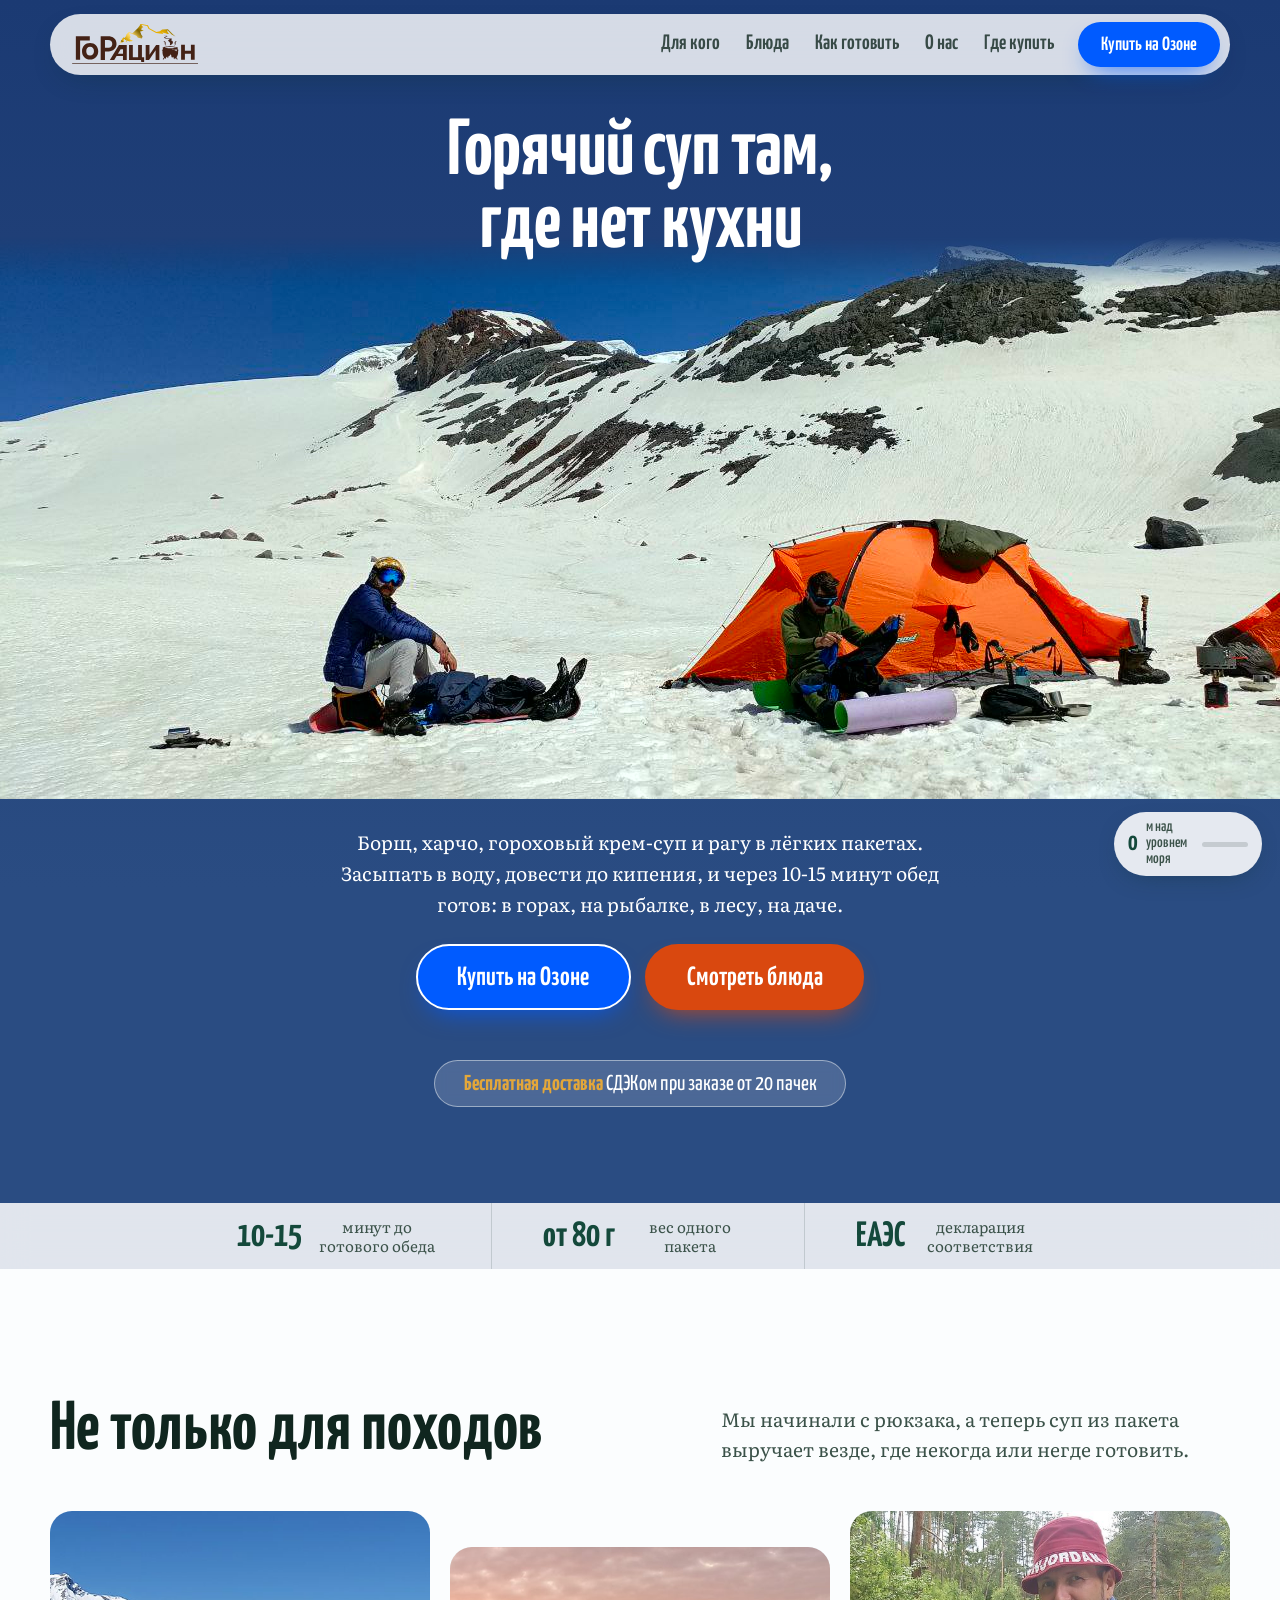
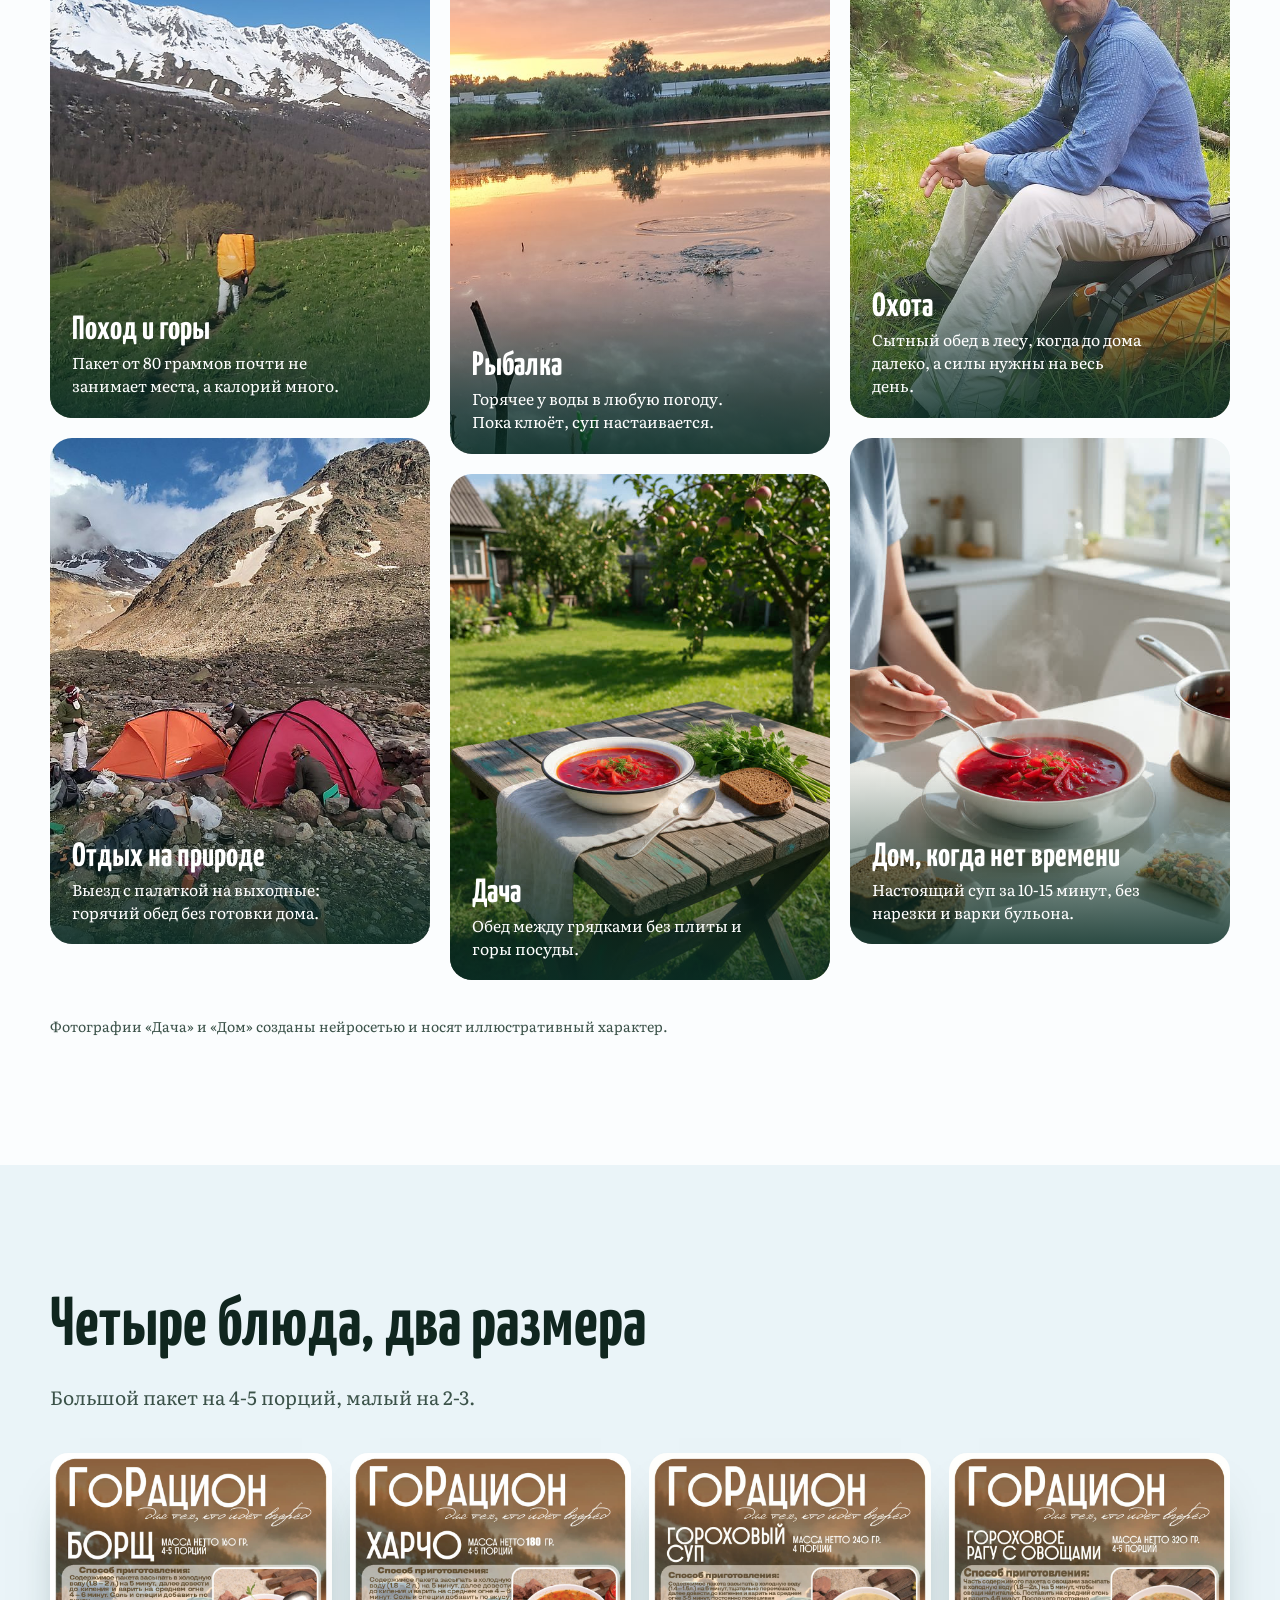
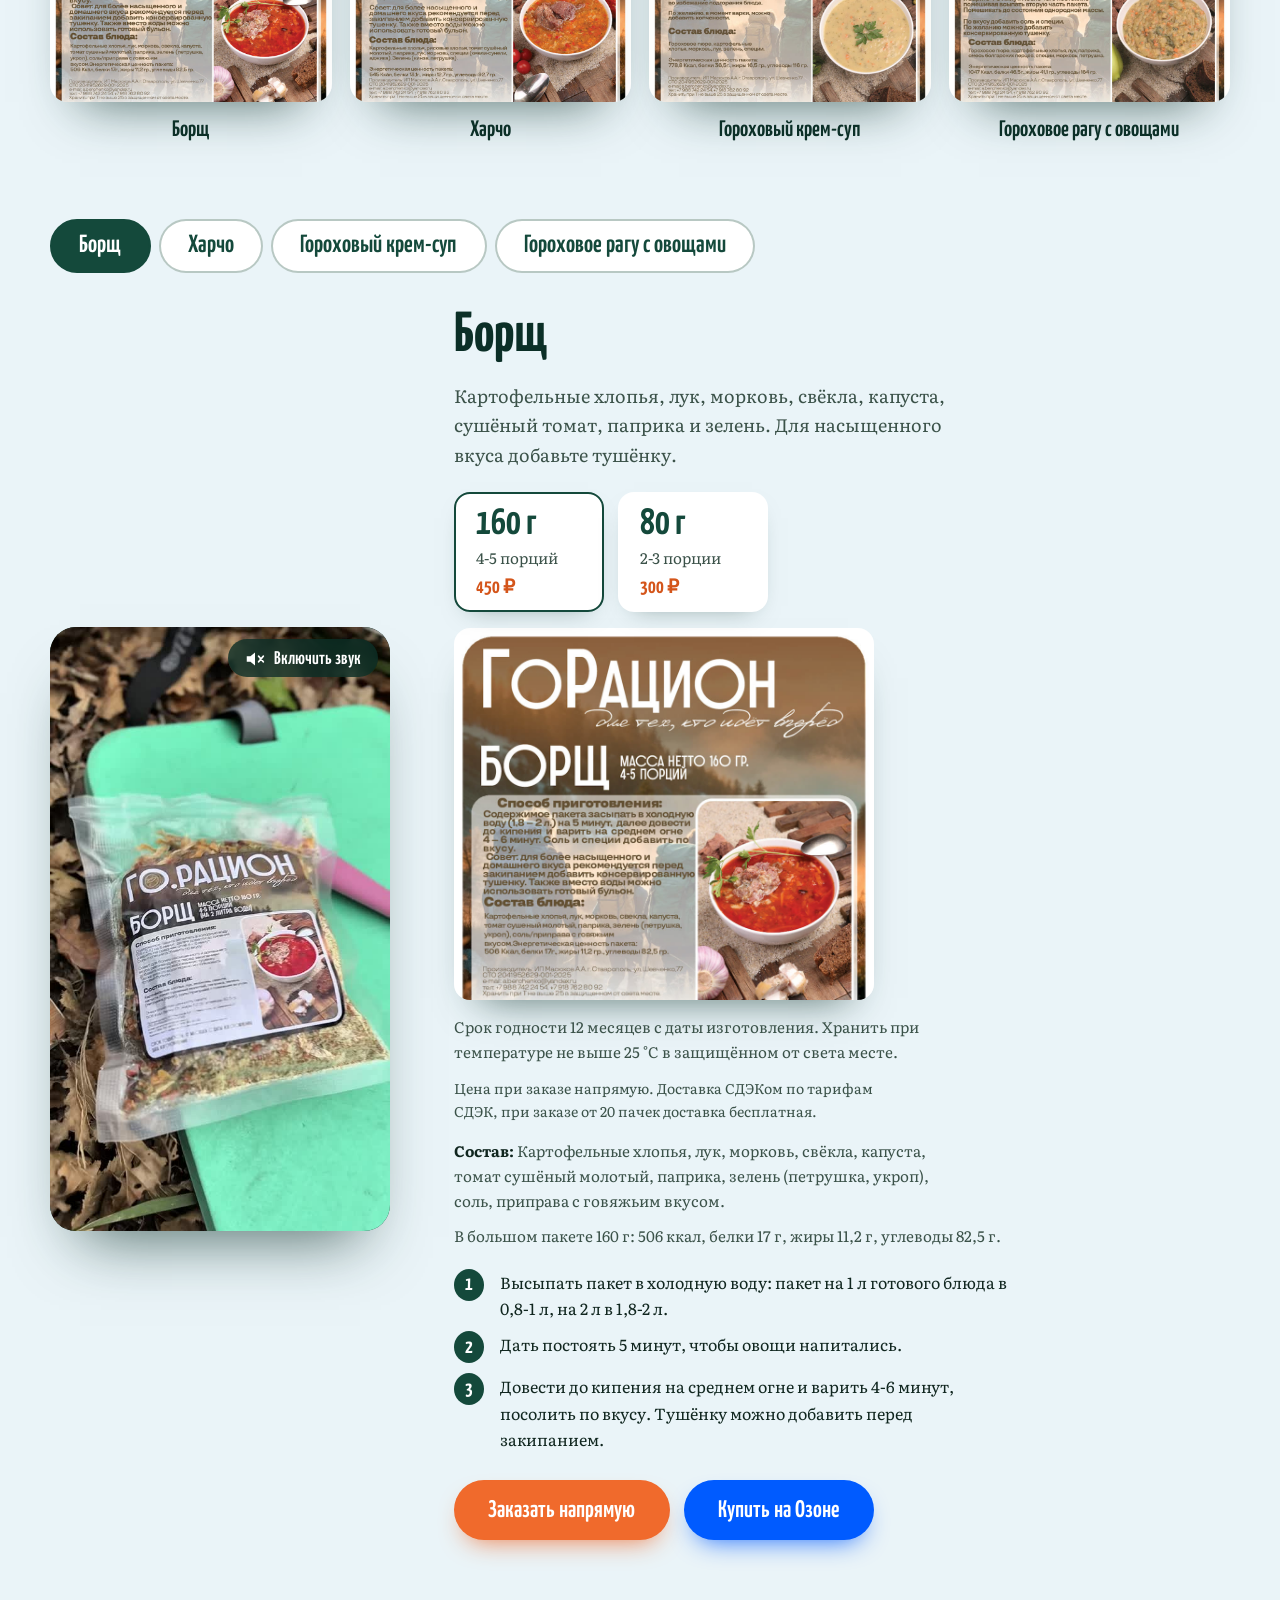
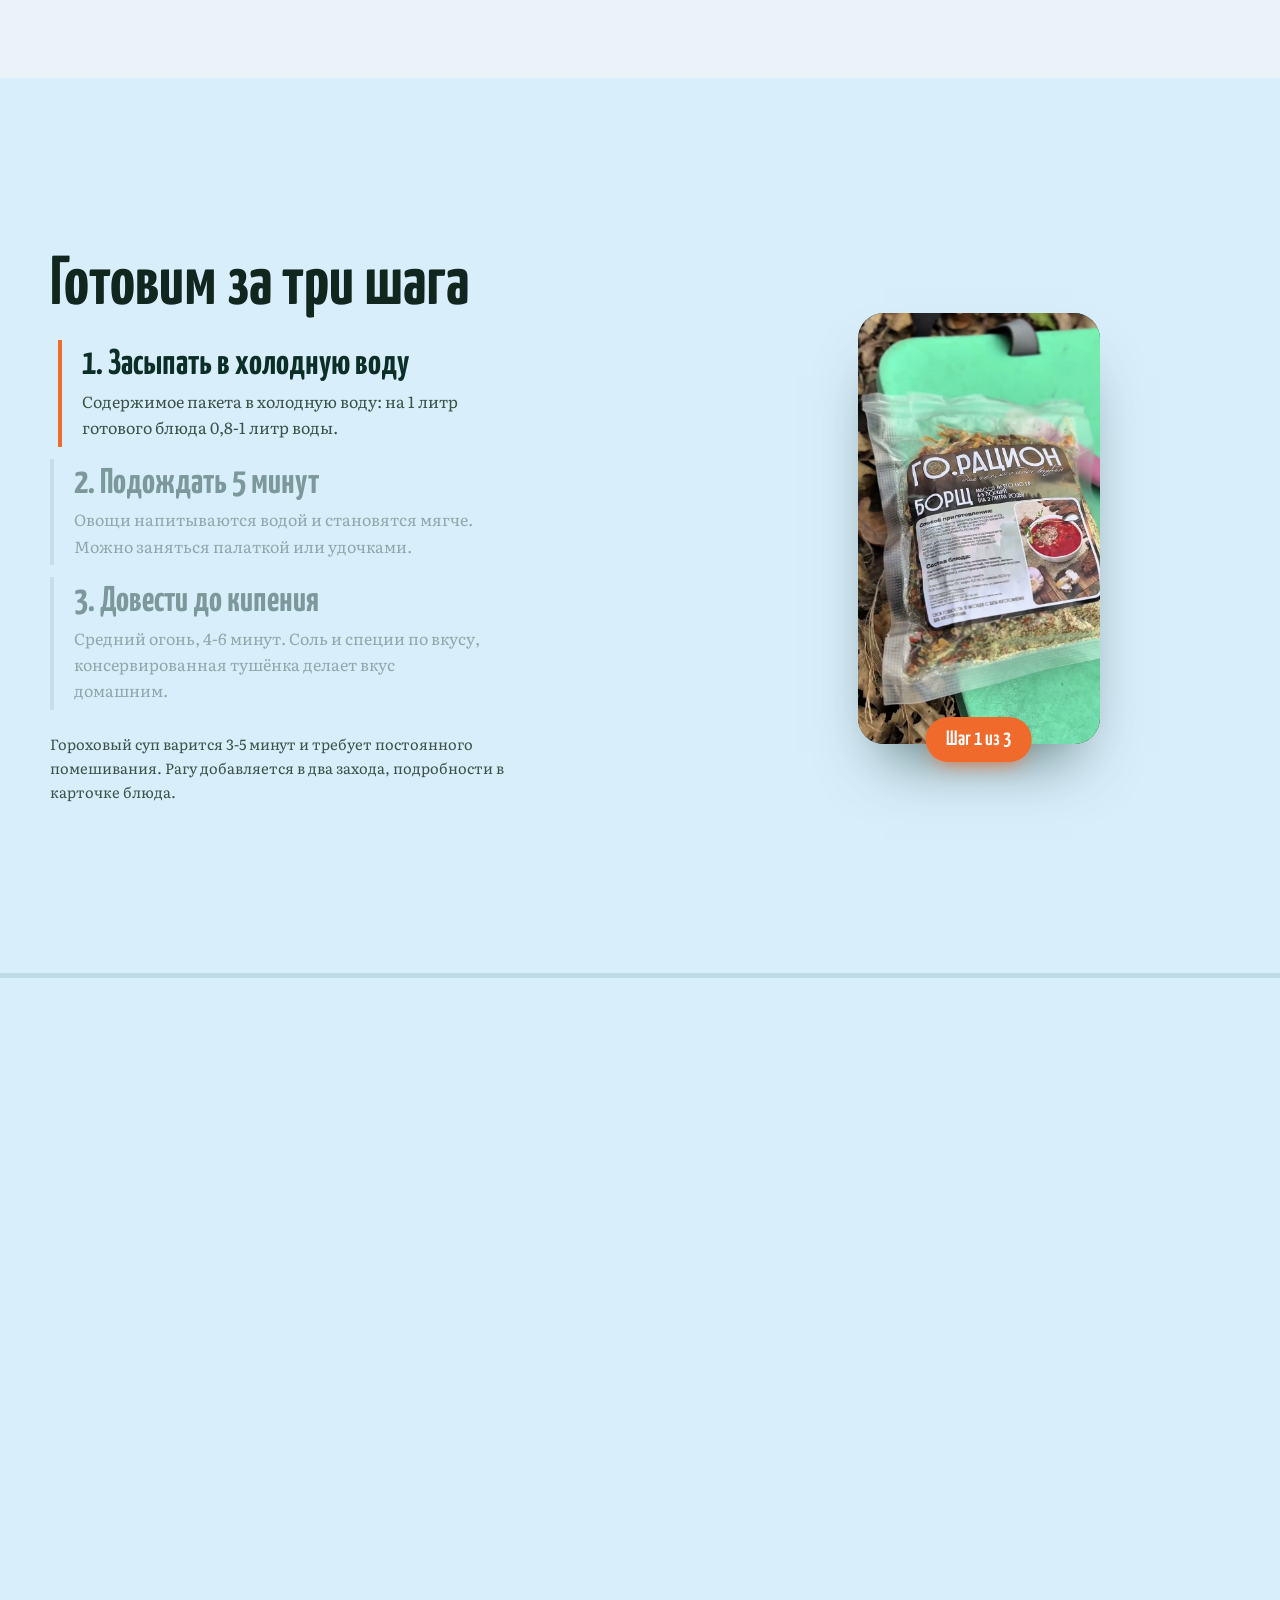
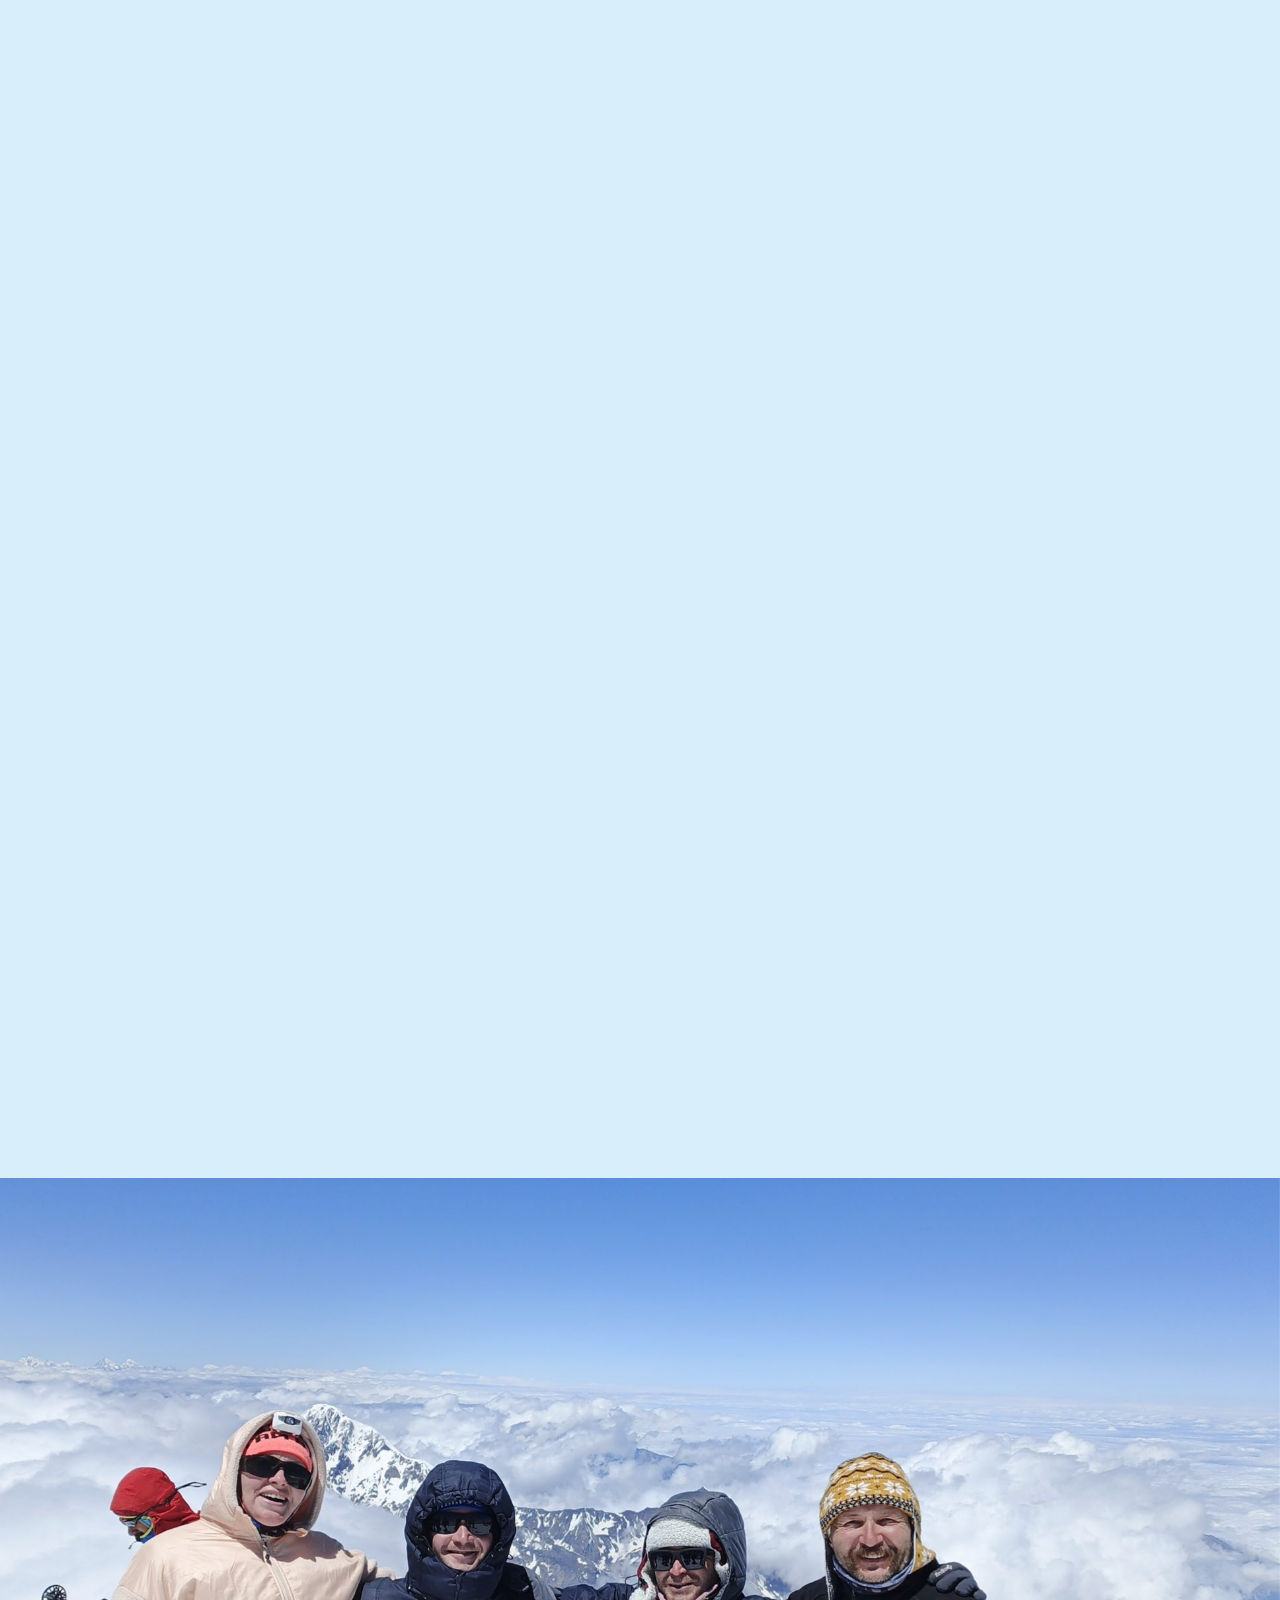
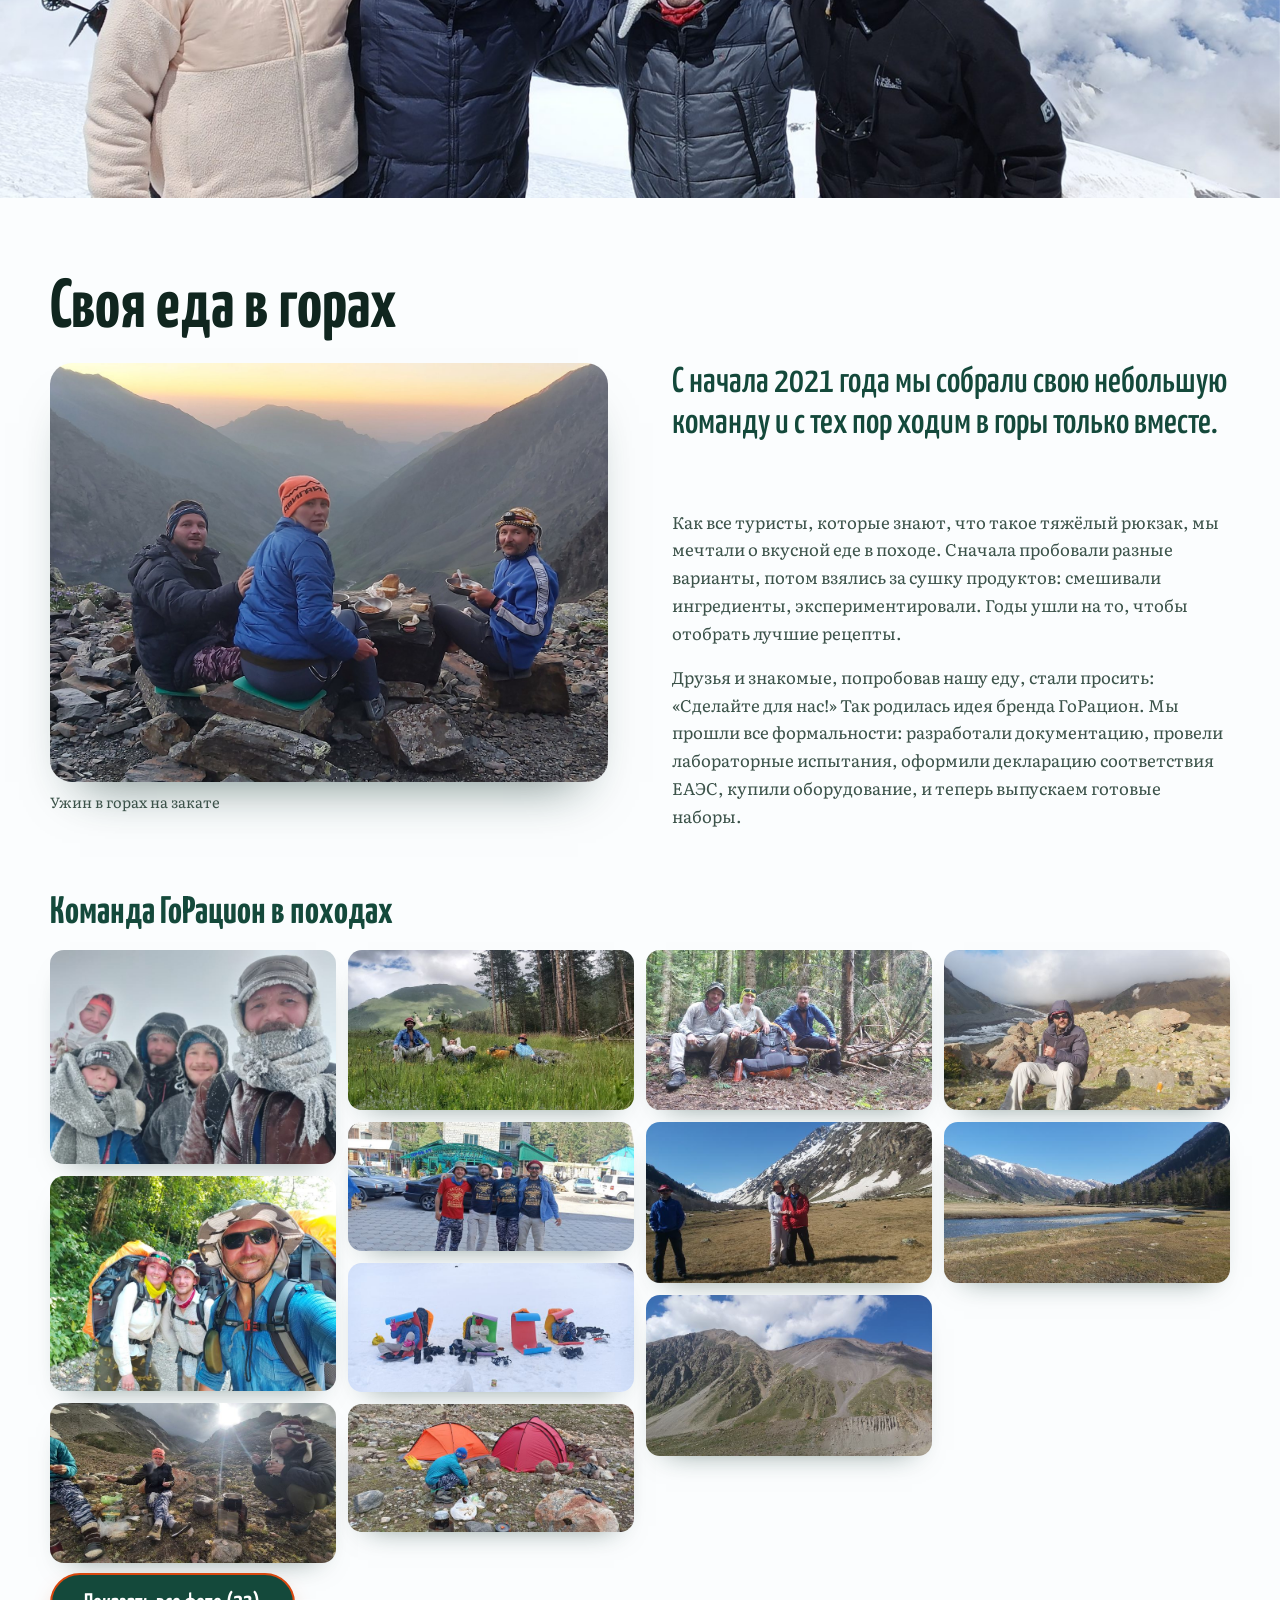
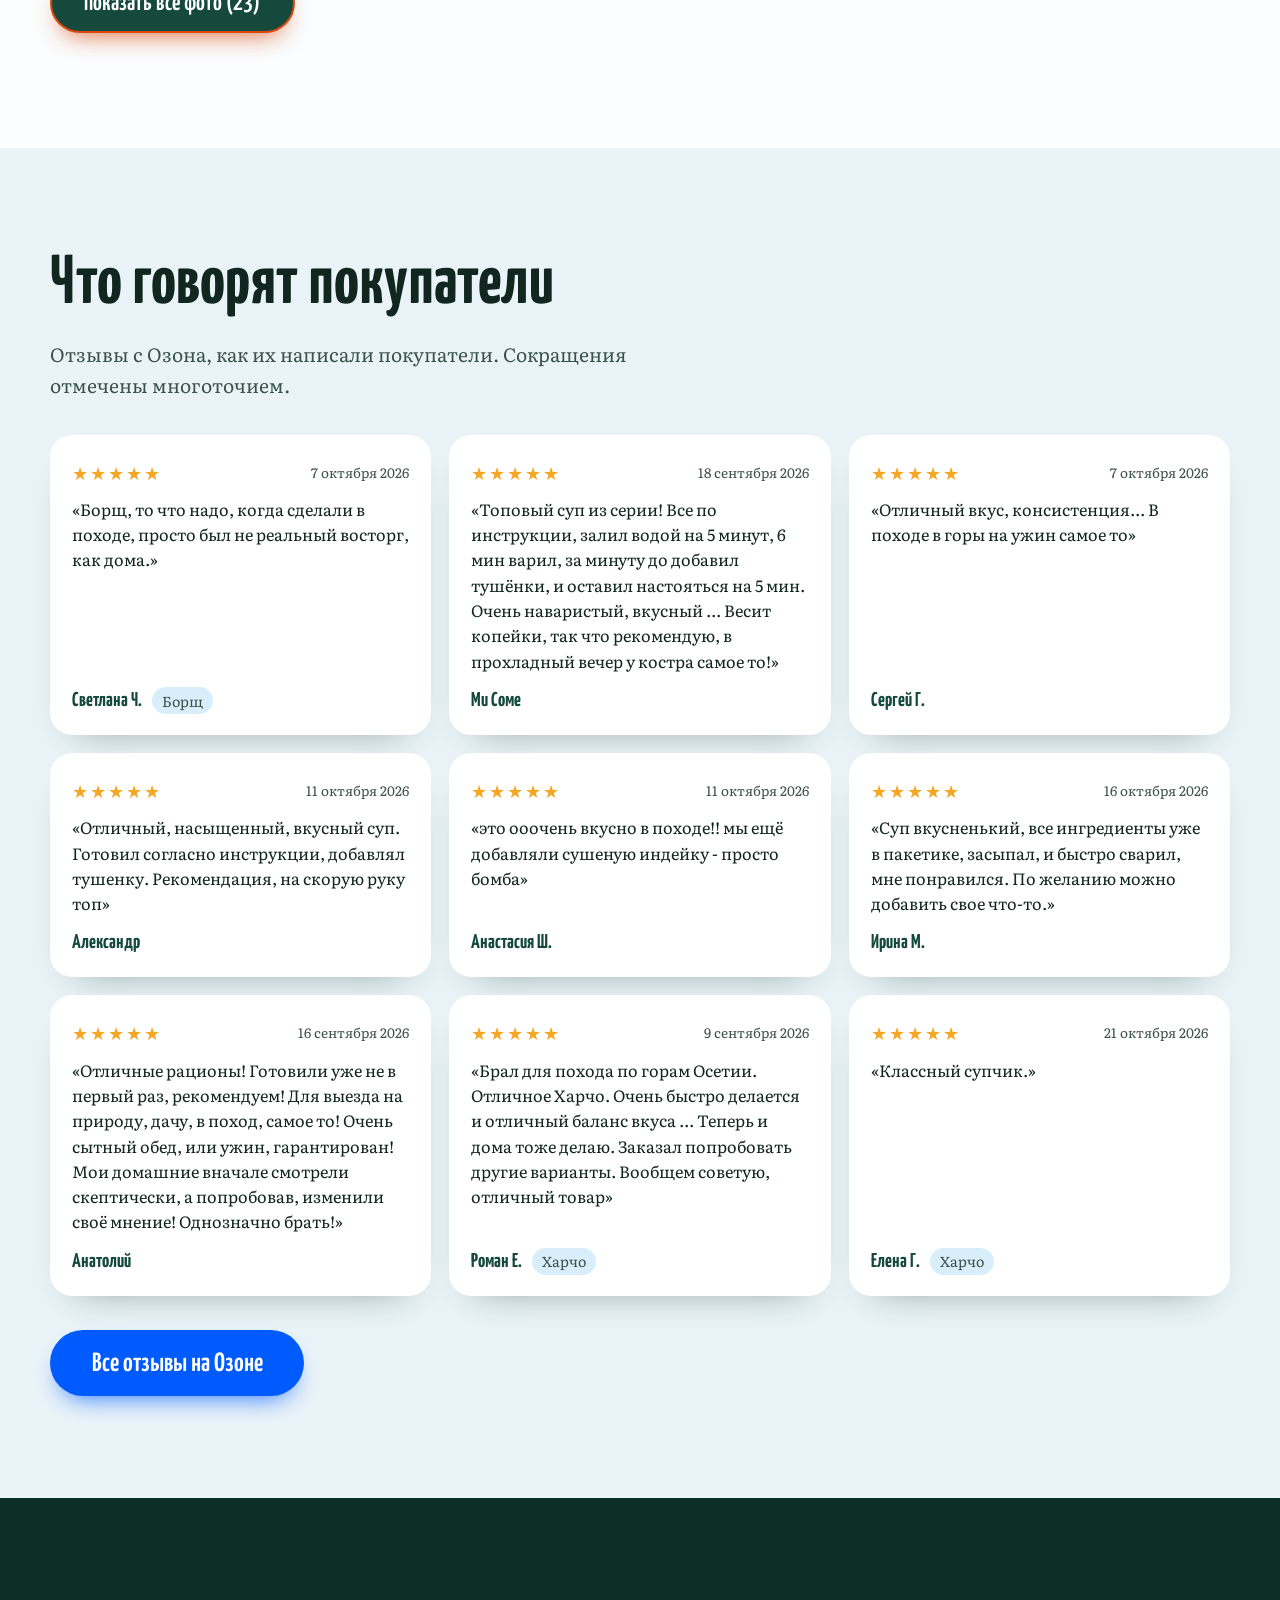
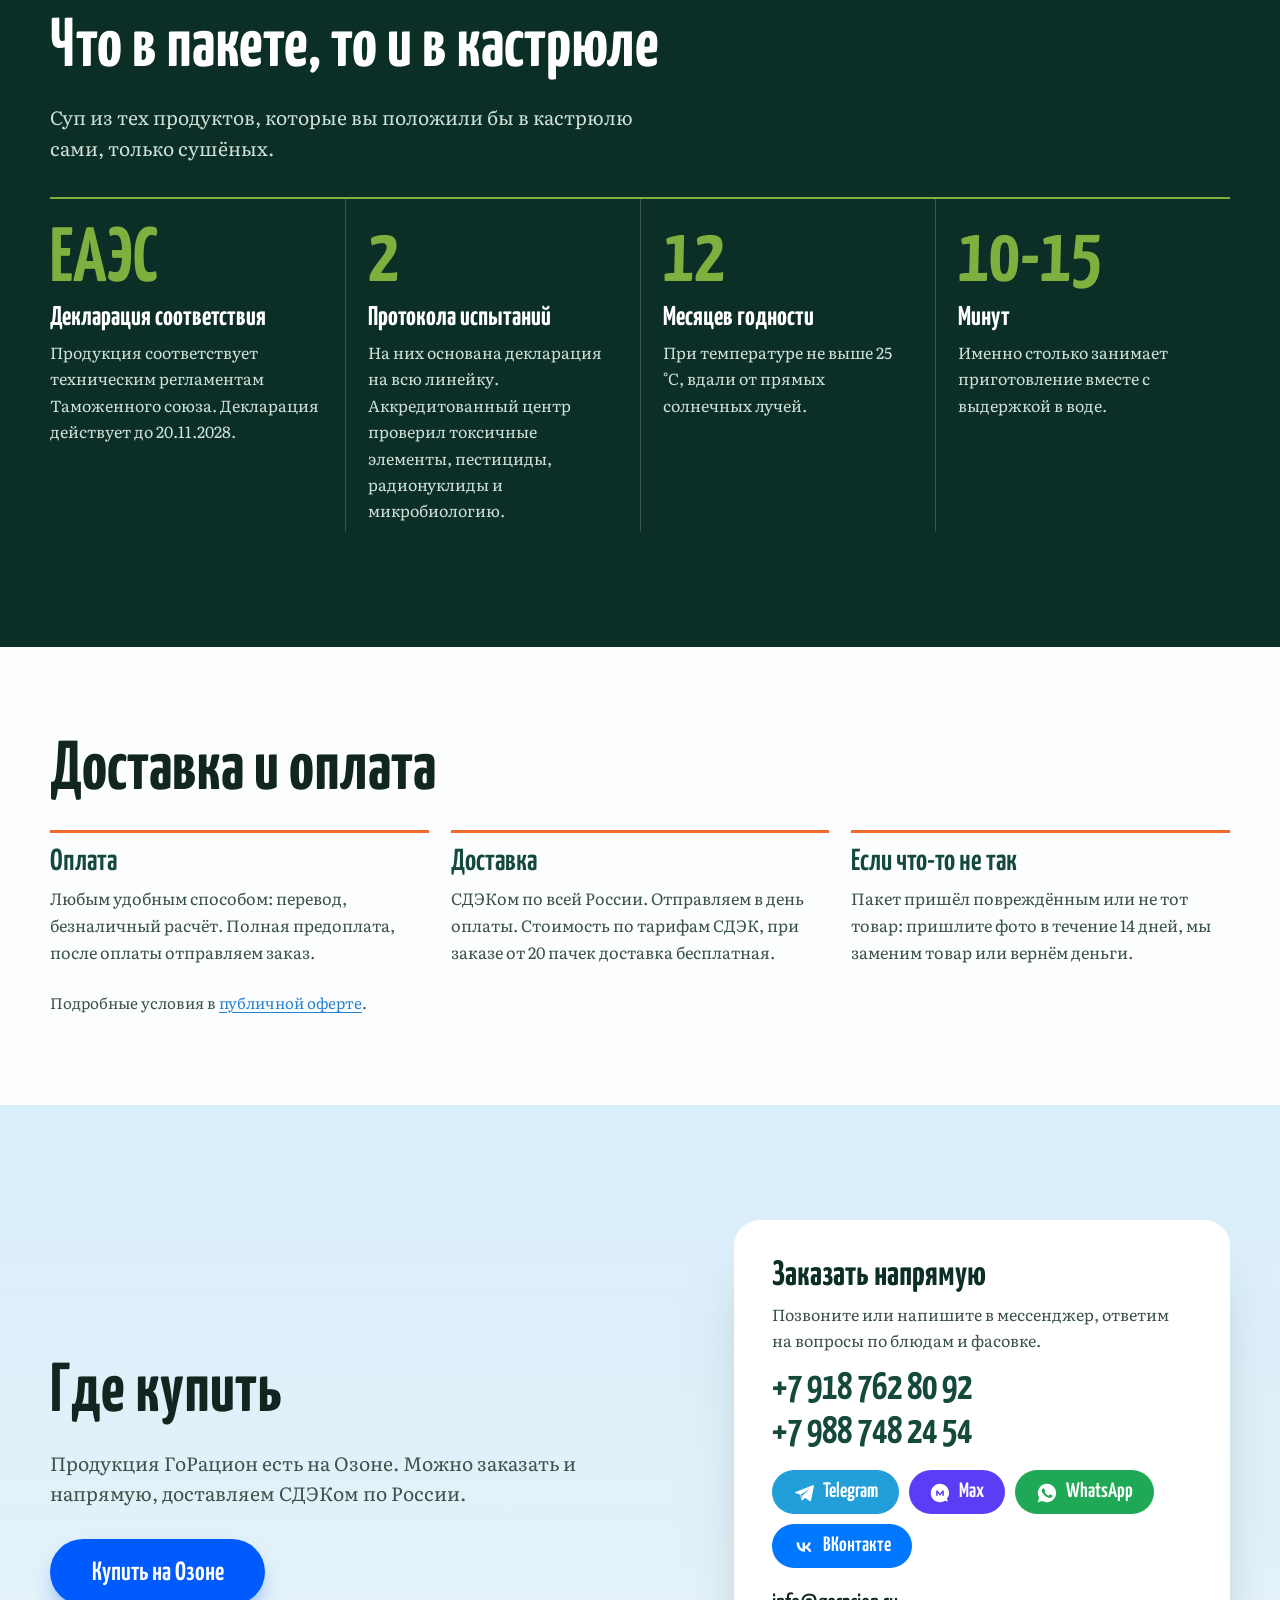
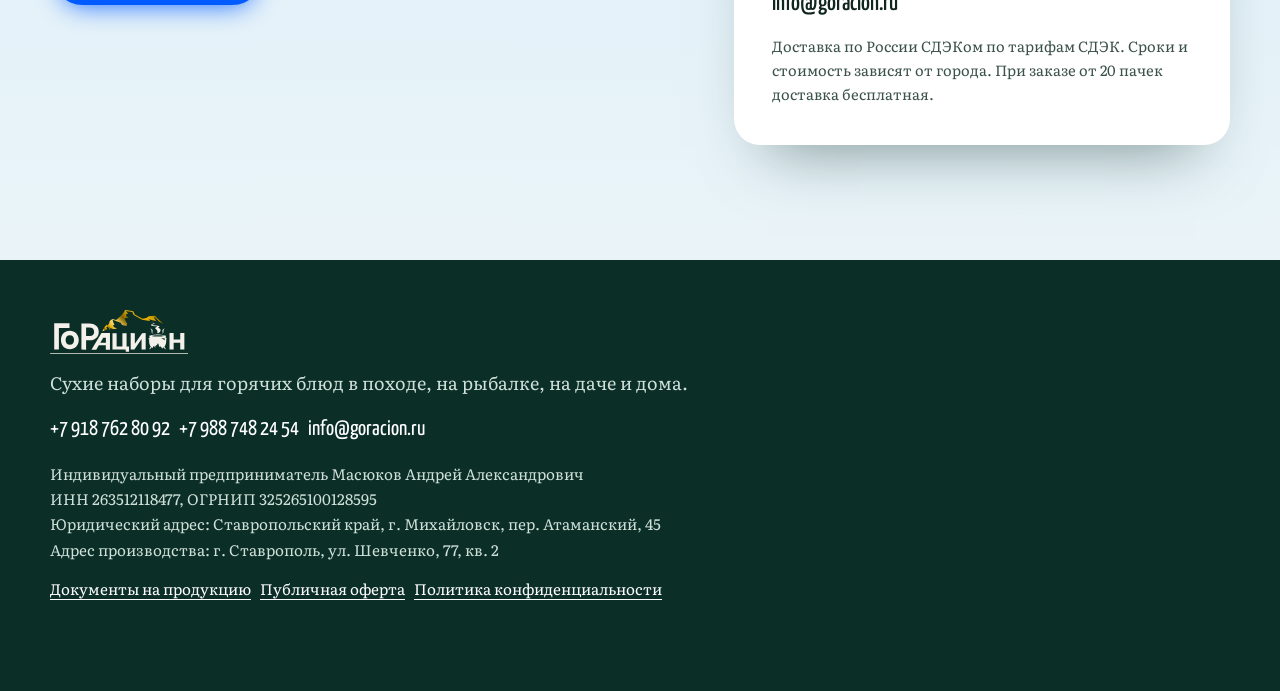
<file: index.html>
<!doctype html>
<html lang="ru">
<head>
<meta charset="utf-8">
<meta name="robots" content="noindex, nofollow" data-publish>
<meta name="viewport" content="width=device-width, initial-scale=1">
<title>ГоРацион - сухие наборы для супов в поход, на рыбалку и на дачу</title>
<meta name="description" content="ГоРацион: борщ, харчо, гороховый крем-суп и рагу в лёгких пакетах. Засыпал в воду, довёл до кипения, через 10-15 минут горячий обед. Декларация соответствия ЕАЭС.">
<link rel="icon" type="image/png" href="assets/logo/logo2.png">
<meta name="yandex-verification" content="88219454cca1f712" />
<meta name="theme-color" content="#2b82cf">
<meta property="og:type" content="website">
<meta property="og:locale" content="ru_RU">
<meta property="og:title" content="ГоРацион - сухие наборы для супов в поход, на рыбалку и на дачу">
<meta property="og:description" content="Борщ, харчо, гороховый крем-суп и рагу в лёгких пакетах. Горячий обед за 10-15 минут.">
<link rel="preload" as="image" href="assets/photo/hero-people.jpg" fetchpriority="high">
<link rel="preload" as="font" type="font/woff2" href="assets/fonts/Yanone-cyrillic.woff2" crossorigin>
<link rel="preload" as="font" type="font/woff2" href="assets/fonts/Literata-cyrillic.woff2" crossorigin>
<link rel="stylesheet" href="style.css">
</head>
<body>
<a class="skip" href="#main">К содержимому</a>

<header class="top" id="top">
  <a class="brand" href="#top" aria-label="ГоРацион, на главную"><img src="assets/logo/logo2-brown.svg" alt="ГоРацион" width="150" height="48"></a>
  <nav class="nav" aria-label="Разделы">
    <a href="#dlya-kogo">Для кого</a>
    <a href="#linejka">Блюда</a>
    <a href="#gotovim">Как готовить</a>
    <a href="#istoriya">О нас</a>
    <a href="#kupit">Где купить</a>
  </nav>
  <a class="btn btn-ember btn-sm" href="https://ozon.ru/s/goratsion" target="_blank" rel="noopener">Купить на Озоне</a>
</header>

<aside class="altimeter" aria-hidden="true">
  <b id="altNum">0</b><span>м над уровнем моря</span>
  <i class="alt-track"><i class="alt-fill" id="altFill"></i></i>
</aside>

<main id="main">

<!-- HERO -->
<section class="hero" id="hero">
  <img class="hero-img" id="heroImg" fetchpriority="high" src="assets/photo/hero-people.jpg" width="2560" height="1124" alt="Два альпиниста отдыхают у оранжевой палатки на снежном склоне, на заднем плане горы и синее небо">
  <div class="hero-in">
    <h1 class="h-mega">Горячий суп там, где нет кухни</h1>
    <p class="hero-lead">Борщ, харчо, гороховый крем-суп и рагу в лёгких пакетах. Засыпать в воду, довести до кипения, и через 10-15 минут обед готов: в горах, на рыбалке, в лесу, на даче.</p>
    <div class="hero-cta">
      <a class="btn btn-ember btn-lg" href="https://ozon.ru/s/goratsion" target="_blank" rel="noopener">Купить на Озоне</a>
      <a class="btn btn-glass btn-lg" href="#linejka">Смотреть блюда</a>
    </div>
    <p class="hero-offer"><b>Бесплатная доставка</b> СДЭКом при заказе от 20 пачек</p>
  </div>
  <ul class="hero-facts">
    <li><b>10-15</b><span>минут до готового обеда</span></li>
    <li><b>от 80 г</b><span>вес одного пакета</span></li>
    <li><b>ЕАЭС</b><span>декларация соответствия</span></li>
  </ul>
</section>

<!-- ДЛЯ КОГО -->
<section class="who" id="dlya-kogo">
  <div class="wrap">
    <div class="who-head">
      <h2 class="h-big">Не только для походов</h2>
      <p class="lead">Мы начинали с рюкзака, а теперь суп из пакета выручает везде, где некогда или негде готовить.</p>
    </div>
    <ul class="who-grid">
      <li class="pic"><img src="assets/photo/hike.jpg" srcset="assets/photo/hike-s.jpg 600w, assets/photo/hike.jpg 900w" sizes="(max-width:520px) 92vw, (max-width:900px) 46vw, 380px" width="900" height="1200" decoding="async" alt="Турист с рюкзаком идёт по горной тропе, впереди снежный хребет"><div class="cap"><h3>Поход и горы</h3><p>Пакет от 80 граммов почти не занимает места, а калорий много.</p></div></li>
      <li class="pic"><img src="assets/photo/fish.jpg" srcset="assets/photo/fish-s.jpg 600w, assets/photo/fish.jpg 900w" sizes="(max-width:520px) 92vw, (max-width:900px) 46vw, 380px" width="900" height="1200" decoding="async" alt="Закат над озером, на воде круги от рыбы"><div class="cap"><h3>Рыбалка</h3><p>Горячее у воды в любую погоду. Пока клюёт, суп настаивается.</p></div></li>
      <li class="pic"><img src="assets/photo/hunt.jpg" srcset="assets/photo/hunt-s.jpg 600w, assets/photo/hunt.jpg 900w" sizes="(max-width:520px) 92vw, (max-width:900px) 46vw, 380px" width="900" height="1200" decoding="async" alt="Турист в красной панаме отдыхает на рюкзаке на лесной поляне"><div class="cap"><h3>Охота</h3><p>Сытный обед в лесу, когда до дома далеко, а силы нужны на весь день.</p></div></li>
      <li class="pic"><img src="assets/photo/camp.jpg" srcset="assets/photo/camp-s.jpg 600w, assets/photo/camp.jpg 900w" sizes="(max-width:520px) 92vw, (max-width:900px) 46vw, 380px" width="900" height="1200" decoding="async" alt="Лагерь с двумя палатками в горной долине"><div class="cap"><h3>Отдых на природе</h3><p>Выезд с палаткой на выходные: горячий обед без готовки дома.</p></div></li>
      <li class="pic"><img src="assets/photo/dacha.jpg" srcset="assets/photo/dacha-s.jpg 600w, assets/photo/dacha.jpg 900w" sizes="(max-width:520px) 92vw, (max-width:900px) 46vw, 380px" width="900" height="1200" decoding="async" alt="Тарелка борща на столе в дачном саду"><div class="cap"><h3>Дача</h3><p>Обед между грядками без плиты и горы посуды.</p></div></li>
      <li class="pic"><img src="assets/photo/home.jpg" srcset="assets/photo/home-s.jpg 600w, assets/photo/home.jpg 900w" sizes="(max-width:520px) 92vw, (max-width:900px) 46vw, 380px" width="900" height="1200" decoding="async" alt="Борщ на кухонном столе рядом с пакетом ГоРацион"><div class="cap"><h3>Дом, когда нет времени</h3><p>Настоящий суп за 10-15 минут, без нарезки и варки бульона.</p></div></li>
    </ul>
    <p class="note-ill">Фотографии «Дача» и «Дом» созданы нейросетью и носят иллюстративный характер.</p>
  </div>
</section>

<!-- БЛЮДА -->
<section class="menu" id="linejka">
  <div class="wrap">
    <h2 class="h-big">Четыре блюда, два размера</h2>
    <p class="lead">Большой пакет на 4-5 порций, малый на 2-3.</p>

    <ul class="labels" aria-label="Этикетки блюд">
      <li><a href="#dish" data-k="borsch"><img src="assets/labels/borsch-big.jpg" width="900" height="796" alt="Этикетка: борщ ГоРацион, 160 г" loading="lazy"><span>Борщ</span></a></li>
      <li><a href="#dish" data-k="harcho"><img src="assets/labels/harcho-big.jpg" width="900" height="796" alt="Этикетка: харчо ГоРацион, 180 г" loading="lazy"><span>Харчо</span></a></li>
      <li><a href="#dish" data-k="goroh"><img src="assets/labels/goroh-big.jpg" width="900" height="796" alt="Этикетка: гороховый суп ГоРацион, 240 г" loading="lazy"><span>Гороховый крем-суп</span></a></li>
      <li><a href="#dish" data-k="ragu"><img src="assets/labels/ragu-big.jpg" width="900" height="796" alt="Этикетка: гороховое рагу с овощами ГоРацион, 320 г" loading="lazy"><span>Гороховое рагу с овощами</span></a></li>
    </ul>

    <div class="dish" id="dish">
      <div class="dish-tabs" role="tablist" aria-label="Выбор блюда">
        <button role="tab" aria-selected="true" data-k="borsch">Борщ</button>
        <button role="tab" aria-selected="false" data-k="harcho">Харчо</button>
        <button role="tab" aria-selected="false" data-k="goroh">Гороховый крем-суп</button>
        <button role="tab" aria-selected="false" data-k="ragu">Гороховое рагу с овощами</button>
      </div>
      <div class="dish-body">
        <div class="clip">
          <video id="dishVideo" muted loop playsinline preload="metadata" poster="assets/img/borsch-poster.jpg" src="assets/video/borsch.mp4"></video>
          <button class="clip-play" id="phonePlay" aria-label="Воспроизвести или поставить на паузу"></button>
          <button class="clip-sound" id="clipSound" type="button" aria-pressed="false" aria-label="Включить звук"><svg viewBox="0 0 24 24" aria-hidden="true"><path class="sp" fill="currentColor" d="M3 9v6h4l5 4V5L7 9H3Z"/><path class="on" fill="none" stroke="currentColor" stroke-width="2" stroke-linecap="round" d="M15.5 8.5a5 5 0 0 1 0 7M18 6a8.5 8.5 0 0 1 0 12"/><path class="off" fill="none" stroke="currentColor" stroke-width="2" stroke-linecap="round" d="m16 9 5 6m0-6-5 6"/></svg><span>Включить звук</span></button>
        </div>
        <div class="dish-info">
          <h3 id="dishName">Борщ</h3>
          <p class="dish-desc" id="dishDesc"></p>
          <div class="sizes" role="group" aria-label="Фасовка">
            <button type="button" class="size is-on" data-s="big" aria-pressed="true"><b id="sizeBigW">160 г</b><span id="sizeBigN">4-5 порций</span><em id="sizeBigP"></em></button>
            <button type="button" class="size" data-s="small" aria-pressed="false"><b id="sizeSmallW">80 г</b><span id="sizeSmallN">2-3 порции</span><em id="sizeSmallP"></em></button>
          </div>
          <figure class="dish-label"><img id="dishLabel" src="assets/labels/borsch-big.jpg" width="900" height="796" alt="Этикетка блюда"></figure>
          <p class="shelf">Срок годности 12 месяцев с даты изготовления. Хранить при температуре не выше 25 °C в защищённом от света месте.</p>
          <p class="price-note">Цена при заказе напрямую. Доставка СДЭКом по тарифам СДЭК, при заказе от 20 пачек доставка бесплатная.</p>
          <p class="compos" id="dishCompos"></p>
          <p class="nutri" id="dishNutri"></p>
          <ol class="steps-mini" id="dishSteps"></ol>
          <a class="btn btn-ember" id="dishOrder" href="https://wa.me/79187628092" target="_blank" rel="noopener">Заказать напрямую</a>
          <a class="btn btn-ember" id="dishBuy" href="https://ozon.ru/s/goratsion" target="_blank" rel="noopener">Купить на Озоне</a>
        </div>
      </div>
    </div>
  </div>
</section>

<!-- КАК ГОТОВИТЬ -->
<section class="cook" id="gotovim">
  <div class="cook-track">
    <div class="cook-stage" id="cookStage" data-step="1">
      <div class="wrap cook-grid">
        <div class="cook-text">
          <h2 class="h-big">Готовим за три шага</h2>
          <ol class="cook-steps">
            <li data-s="1"><h3>Засыпать в холодную воду</h3><p>Содержимое пакета в холодную воду: на 1 литр готового блюда 0,8-1 литр воды.</p></li>
            <li data-s="2"><h3>Подождать 5 минут</h3><p>Овощи напитываются водой и становятся мягче. Можно заняться палаткой или удочками.</p></li>
            <li data-s="3"><h3>Довести до кипения</h3><p>Средний огонь, 4-6 минут. Соль и специи по вкусу, консервированная тушёнка делает вкус домашним.</p></li>
          </ol>
          <p class="cook-note">Гороховый суп варится 3-5 минут и требует постоянного помешивания. Рагу добавляется в два захода, подробности в карточке блюда.</p>
        </div>
        <div class="cook-art">
          <div class="frame">
            <img class="fr on" data-f="1" src="assets/frames/borsch-4.jpg" width="720" height="1280" alt="Пакет борща ГоРацион перед приготовлением" loading="lazy">
            <img class="fr" data-f="2" src="assets/frames/borsch-8.jpg" width="720" height="1280" alt="Содержимое пакета высыпают в кастрюлю с водой" loading="lazy">
            <img class="fr" data-f="3" src="assets/frames/borsch-26.jpg" width="720" height="1280" alt="Борщ кипит в кастрюле на горелке" loading="lazy">
          </div>
          <div class="cook-badge" id="cookBadge">Шаг 1 из 3</div>
        </div>
      </div>
      <div class="cook-progress"><span id="cookBar"></span></div>
    </div>
  </div>
</section>

<!-- ИСТОРИЯ -->
<section class="story" id="istoriya">
  <div class="story-photo" id="storyPhoto">
    <picture>
      <source media="(max-width:700px)" srcset="assets/photo/story-m.jpg">
      <img src="assets/photo/story.jpg" width="2000" height="1125" alt="Четверо туристов на вершине над облаками" loading="lazy">
    </picture>
  </div>
  <div class="wrap story-in">
    <h2 class="h-big">Своя еда в горах</h2>
    <div class="story-cols">
      <figure class="story-fig"><img src="assets/photo/lunch-sunset.jpg" width="1400" height="1050" alt="Трое туристов ужинают на камнях над горной долиной на закате" loading="lazy"><figcaption>Ужин в горах на закате</figcaption></figure>
      <p class="story-lead">С начала 2021 года мы собрали свою небольшую команду и с тех пор ходим в горы только вместе.</p>
      <div class="story-text">
        <p>Как все туристы, которые знают, что такое тяжёлый рюкзак, мы мечтали о вкусной еде в походе. Сначала пробовали разные варианты, потом взялись за сушку продуктов: смешивали ингредиенты, экспериментировали. Годы ушли на то, чтобы отобрать лучшие рецепты.</p>
        <p>Друзья и знакомые, попробовав нашу еду, стали просить: «Сделайте для нас!» Так родилась идея бренда ГоРацион. Мы прошли все формальности: разработали документацию, провели лабораторные испытания, оформили декларацию соответствия ЕАЭС, купили оборудование, и теперь выпускаем готовые наборы.</p>
      </div>
    </div>
    <div class="trips">
      <h3 class="trips-h">Команда ГоРацион в походах</h3>
      <ul class="gallery" id="gallery">
        <li><button type="button" class="g-item" data-full="assets/gallery/g03.jpg" data-w="1800" data-h="1350" aria-label="Открыть фото 1 из 23"><img src="assets/gallery/g03-s.jpg" width="720" height="540" alt="Фото из похода команды ГоРацион, 1" loading="lazy"></button></li>
        <li><button type="button" class="g-item" data-full="assets/gallery/g04.jpg" data-w="1800" data-h="1350" aria-label="Открыть фото 2 из 23"><img src="assets/gallery/g04-s.jpg" width="720" height="540" alt="Фото из похода команды ГоРацион, 2" loading="lazy"></button></li>
        <li><button type="button" class="g-item" data-full="assets/gallery/g06.jpg" data-w="1800" data-h="1013" aria-label="Открыть фото 3 из 23"><img src="assets/gallery/g06-s.jpg" width="720" height="405" alt="Фото из похода команды ГоРацион, 3" loading="lazy"></button></li>
        <li><button type="button" class="g-item" data-full="assets/gallery/g07.jpg" data-w="1800" data-h="1013" aria-label="Открыть фото 4 из 23"><img src="assets/gallery/g07-s.jpg" width="720" height="405" alt="Фото из похода команды ГоРацион, 4" loading="lazy"></button></li>
        <li><button type="button" class="g-item" data-full="assets/gallery/g08.jpg" data-w="1800" data-h="810" aria-label="Открыть фото 5 из 23"><img src="assets/gallery/g08-s.jpg" width="720" height="324" alt="Фото из похода команды ГоРацион, 5" loading="lazy"></button></li>
        <li><button type="button" class="g-item" data-full="assets/gallery/g09.jpg" data-w="1800" data-h="810" aria-label="Открыть фото 6 из 23"><img src="assets/gallery/g09-s.jpg" width="720" height="324" alt="Фото из похода команды ГоРацион, 6" loading="lazy"></button></li>
        <li><button type="button" class="g-item" data-full="assets/gallery/g10.jpg" data-w="1800" data-h="810" aria-label="Открыть фото 7 из 23"><img src="assets/gallery/g10-s.jpg" width="720" height="324" alt="Фото из похода команды ГоРацион, 7" loading="lazy"></button></li>
        <li><button type="button" class="g-item" data-full="assets/gallery/g12.jpg" data-w="1800" data-h="1013" aria-label="Открыть фото 8 из 23"><img src="assets/gallery/g12-s.jpg" width="720" height="405" alt="Фото из похода команды ГоРацион, 8" loading="lazy"></button></li>
        <li><button type="button" class="g-item" data-full="assets/gallery/g14.jpg" data-w="1800" data-h="1013" aria-label="Открыть фото 9 из 23"><img src="assets/gallery/g14-s.jpg" width="720" height="405" alt="Фото из похода команды ГоРацион, 9" loading="lazy"></button></li>
        <li><button type="button" class="g-item" data-full="assets/gallery/g16.jpg" data-w="1800" data-h="1013" aria-label="Открыть фото 10 из 23"><img src="assets/gallery/g16-s.jpg" width="720" height="405" alt="Фото из похода команды ГоРацион, 10" loading="lazy"></button></li>
        <li><button type="button" class="g-item" data-full="assets/gallery/g17.jpg" data-w="1800" data-h="1013" aria-label="Открыть фото 11 из 23"><img src="assets/gallery/g17-s.jpg" width="720" height="405" alt="Фото из похода команды ГоРацион, 11" loading="lazy"></button></li>
        <li><button type="button" class="g-item" data-full="assets/gallery/g18.jpg" data-w="1800" data-h="1013" aria-label="Открыть фото 12 из 23"><img src="assets/gallery/g18-s.jpg" width="720" height="405" alt="Фото из похода команды ГоРацион, 12" loading="lazy"></button></li>
        <li class="g-more"><button type="button" class="g-item" data-full="assets/gallery/g19.jpg" data-w="1800" data-h="1013" aria-label="Открыть фото 13 из 23"><img src="assets/gallery/g19-s.jpg" width="720" height="405" alt="Фото из похода команды ГоРацион, 13" loading="lazy"></button></li>
        <li class="g-more"><button type="button" class="g-item" data-full="assets/gallery/g20.jpg" data-w="1800" data-h="1013" aria-label="Открыть фото 14 из 23"><img src="assets/gallery/g20-s.jpg" width="720" height="405" alt="Фото из похода команды ГоРацион, 14" loading="lazy"></button></li>
        <li class="g-more"><button type="button" class="g-item" data-full="assets/gallery/g21.jpg" data-w="1800" data-h="1013" aria-label="Открыть фото 15 из 23"><img src="assets/gallery/g21-s.jpg" width="720" height="405" alt="Фото из похода команды ГоРацион, 15" loading="lazy"></button></li>
        <li class="g-more"><button type="button" class="g-item" data-full="assets/gallery/g22.jpg" data-w="1800" data-h="1013" aria-label="Открыть фото 16 из 23"><img src="assets/gallery/g22-s.jpg" width="720" height="405" alt="Фото из похода команды ГоРацион, 16" loading="lazy"></button></li>
        <li class="g-more"><button type="button" class="g-item" data-full="assets/gallery/g23.jpg" data-w="1800" data-h="1013" aria-label="Открыть фото 17 из 23"><img src="assets/gallery/g23-s.jpg" width="720" height="405" alt="Фото из похода команды ГоРацион, 17" loading="lazy"></button></li>
        <li class="g-more"><button type="button" class="g-item" data-full="assets/gallery/g24.jpg" data-w="1800" data-h="1013" aria-label="Открыть фото 18 из 23"><img src="assets/gallery/g24-s.jpg" width="720" height="405" alt="Фото из похода команды ГоРацион, 18" loading="lazy"></button></li>
        <li class="g-more"><button type="button" class="g-item" data-full="assets/gallery/g25.jpg" data-w="1800" data-h="1350" aria-label="Открыть фото 19 из 23"><img src="assets/gallery/g25-s.jpg" width="720" height="540" alt="Фото из похода команды ГоРацион, 19" loading="lazy"></button></li>
        <li class="g-more"><button type="button" class="g-item" data-full="assets/gallery/g26.jpg" data-w="1800" data-h="1013" aria-label="Открыть фото 20 из 23"><img src="assets/gallery/g26-s.jpg" width="720" height="405" alt="Фото из похода команды ГоРацион, 20" loading="lazy"></button></li>
        <li class="g-more"><button type="button" class="g-item" data-full="assets/gallery/g27.jpg" data-w="1800" data-h="1013" aria-label="Открыть фото 21 из 23"><img src="assets/gallery/g27-s.jpg" width="720" height="405" alt="Фото из похода команды ГоРацион, 21" loading="lazy"></button></li>
        <li class="g-more"><button type="button" class="g-item" data-full="assets/gallery/g28.jpg" data-w="1800" data-h="1013" aria-label="Открыть фото 22 из 23"><img src="assets/gallery/g28-s.jpg" width="720" height="405" alt="Фото из похода команды ГоРацион, 22" loading="lazy"></button></li>
        <li class="g-more"><button type="button" class="g-item" data-full="assets/gallery/g29.jpg" data-w="1800" data-h="1013" aria-label="Открыть фото 23 из 23"><img src="assets/gallery/g29-s.jpg" width="720" height="405" alt="Фото из похода команды ГоРацион, 23" loading="lazy"></button></li>
      </ul>
      <button type="button" class="btn btn-glass gallery-more" id="galleryMore">Показать все фото (23)</button>
    </div>
    <div class="lightbox" id="lightbox" hidden role="dialog" aria-modal="true" aria-label="Просмотр фото">
      <button type="button" class="lb-close" id="lbClose" aria-label="Закрыть">&times;</button>
      <button type="button" class="lb-nav lb-prev" id="lbPrev" aria-label="Предыдущее фото">&#8249;</button>
      <img id="lbImg" alt="">
      <button type="button" class="lb-nav lb-next" id="lbNext" aria-label="Следующее фото">&#8250;</button>
      <p class="lb-count" id="lbCount"></p>
    </div>
  </div>
</section>

<!-- ОТЗЫВЫ -->
<section class="reviews" id="otzyvy">
  <div class="wrap">
    <h2 class="h-big">Что говорят покупатели</h2>
    <p class="lead">Отзывы с Озона, как их написали покупатели. Сокращения отмечены многоточием.</p>
    <ul class="rv-grid">
        <li class="rv">
          <div class="rv-top"><span class="rv-stars" role="img" aria-label="5 из 5">&#9733;&#9733;&#9733;&#9733;&#9733;</span><span class="rv-date">7 октября 2026</span></div>
          <p class="rv-text">&laquo;Борщ, то что надо, когда сделали в походе, просто был не реальный восторг, как дома.&raquo;</p>
          <p class="rv-by"><b>Светлана Ч.</b><span class="rv-prod">Борщ</span></p>
        </li>
        <li class="rv">
          <div class="rv-top"><span class="rv-stars" role="img" aria-label="5 из 5">&#9733;&#9733;&#9733;&#9733;&#9733;</span><span class="rv-date">18 сентября 2026</span></div>
          <p class="rv-text">&laquo;Топовый суп из серии! Все по инструкции, залил водой на 5 минут, 6 мин варил, за минуту до добавил тушёнки, и оставил настояться на 5 мин. Очень наваристый, вкусный ... Весит копейки, так что рекомендую, в прохладный вечер у костра самое то!&raquo;</p>
          <p class="rv-by"><b>Ми Соме</b></p>
        </li>
        <li class="rv">
          <div class="rv-top"><span class="rv-stars" role="img" aria-label="5 из 5">&#9733;&#9733;&#9733;&#9733;&#9733;</span><span class="rv-date">7 октября 2026</span></div>
          <p class="rv-text">&laquo;Отличный вкус, консистенция... В походе в горы на ужин самое то&raquo;</p>
          <p class="rv-by"><b>Сергей Г.</b></p>
        </li>
        <li class="rv">
          <div class="rv-top"><span class="rv-stars" role="img" aria-label="5 из 5">&#9733;&#9733;&#9733;&#9733;&#9733;</span><span class="rv-date">11 октября 2026</span></div>
          <p class="rv-text">&laquo;Отличный, насыщенный, вкусный суп. Готовил согласно инструкции, добавлял тушенку. Рекомендация, на скорую руку топ&raquo;</p>
          <p class="rv-by"><b>Александр</b></p>
        </li>
        <li class="rv">
          <div class="rv-top"><span class="rv-stars" role="img" aria-label="5 из 5">&#9733;&#9733;&#9733;&#9733;&#9733;</span><span class="rv-date">11 октября 2026</span></div>
          <p class="rv-text">&laquo;это ооочень вкусно в походе!! мы ещё добавляли сушеную индейку - просто бомба&raquo;</p>
          <p class="rv-by"><b>Анастасия Ш.</b></p>
        </li>
        <li class="rv">
          <div class="rv-top"><span class="rv-stars" role="img" aria-label="5 из 5">&#9733;&#9733;&#9733;&#9733;&#9733;</span><span class="rv-date">16 октября 2026</span></div>
          <p class="rv-text">&laquo;Суп вкусненький, все ингредиенты уже в пакетике, засыпал, и быстро сварил, мне понравился. По желанию можно добавить свое что-то.&raquo;</p>
          <p class="rv-by"><b>Ирина М.</b></p>
        </li>
        <li class="rv">
          <div class="rv-top"><span class="rv-stars" role="img" aria-label="5 из 5">&#9733;&#9733;&#9733;&#9733;&#9733;</span><span class="rv-date">16 сентября 2026</span></div>
          <p class="rv-text">&laquo;Отличные рационы! Готовили уже не в первый раз, рекомендуем! Для выезда на природу, дачу, в поход, самое то! Очень сытный обед, или ужин, гарантирован! Мои домашние вначале смотрели скептически, а попробовав, изменили своё мнение! Однозначно брать!&raquo;</p>
          <p class="rv-by"><b>Анатолий</b></p>
        </li>
        <li class="rv">
          <div class="rv-top"><span class="rv-stars" role="img" aria-label="5 из 5">&#9733;&#9733;&#9733;&#9733;&#9733;</span><span class="rv-date">9 сентября 2026</span></div>
          <p class="rv-text">&laquo;Брал для похода по горам Осетии. Отличное Харчо. Очень быстро делается и отличный баланс вкуса ... Теперь и дома тоже делаю. Заказал попробовать другие варианты. Вообщем советую, отличный товар&raquo;</p>
          <p class="rv-by"><b>Роман Е.</b><span class="rv-prod">Харчо</span></p>
        </li>
        <li class="rv">
          <div class="rv-top"><span class="rv-stars" role="img" aria-label="5 из 5">&#9733;&#9733;&#9733;&#9733;&#9733;</span><span class="rv-date">21 октября 2026</span></div>
          <p class="rv-text">&laquo;Классный супчик.&raquo;</p>
          <p class="rv-by"><b>Елена Г.</b><span class="rv-prod">Харчо</span></p>
        </li>
    </ul>
    <a class="btn btn-ember btn-lg" href="https://ozon.ru/s/goratsion" target="_blank" rel="noopener">Все отзывы на Озоне</a>
  </div>
</section>

<!-- ПОЧЕМУ -->
<section class="why" id="pochemu">
  <div class="wrap">
    <h2 class="h-big">Что в пакете, то и в кастрюле</h2>
    <p class="lead">Суп из тех продуктов, которые вы положили бы в кастрюлю сами, только сушёных.</p>
    <div class="why-grid">
      <div class="why-item"><b class="why-num">ЕАЭС</b><h3>Декларация соответствия</h3><p>Продукция соответствует техническим регламентам Таможенного союза. Декларация действует до 20.11.2028.</p></div>
      <div class="why-item"><b class="why-num">2</b><h3>Протокола испытаний</h3><p>На них основана декларация на всю линейку. Аккредитованный центр проверил токсичные элементы, пестициды, радионуклиды и микробиологию.</p></div>
      <div class="why-item"><b class="why-num">12</b><h3>Месяцев годности</h3><p>При температуре не выше 25 °C, вдали от прямых солнечных лучей.</p></div>
      <div class="why-item"><b class="why-num">10-15</b><h3>Минут</h3><p>Именно столько занимает приготовление вместе с выдержкой в воде.</p></div>
    </div>
  </div>
</section>


<!-- ДОСТАВКА И ОПЛАТА -->
<section class="ship" id="dostavka">
  <div class="wrap">
    <h2 class="h-big">Доставка и оплата</h2>
    <ul class="ship-grid">
      <li><h3>Оплата</h3><p>Любым удобным способом: перевод, безналичный расчёт. Полная предоплата, после оплаты отправляем заказ.</p></li>
      <li><h3>Доставка</h3><p>СДЭКом по всей России. Отправляем в день оплаты. Стоимость по тарифам СДЭК, при заказе от 20 пачек доставка бесплатная.</p></li>
      <li><h3>Если что-то не так</h3><p>Пакет пришёл повреждённым или не тот товар: пришлите фото в течение 14 дней, мы заменим товар или вернём деньги.</p></li>
    </ul>
    <p class="ship-note">Подробные условия в <a href="assets/oferta/">публичной оферте</a>.</p>
  </div>
</section>

<!-- КУПИТЬ -->
<section class="buy" id="kupit">
  <div class="wrap buy-grid">
    <div>
      <h2 class="h-big">Где купить</h2>
      <p class="lead">Продукция ГоРацион есть на Озоне. Можно заказать и напрямую, доставляем СДЭКом по России.</p>
      <a class="btn btn-ember btn-lg" href="https://ozon.ru/s/goratsion" target="_blank" rel="noopener">Купить на Озоне</a>
    </div>
    <div class="direct">
      <h3>Заказать напрямую</h3>
      <p>Позвоните или напишите в мессенджер, ответим на вопросы по блюдам и фасовке.</p>
      <div class="phones"><a class="direct-phone" href="tel:+79187628092">+7 918 762 80 92</a><a class="direct-phone" href="tel:+79887482454">+7 988 748 24 54</a></div>
      <div class="msgs">
        <a class="msg msg-tg" href="https://t.me/+79187628092" target="_blank" rel="noopener"><svg viewBox="0 0 24 24" aria-hidden="true"><path fill="currentColor" d="M21.5 3.6 2.9 10.8c-1 .4-1 1.1-.2 1.3l4.7 1.5 1.8 5.6c.2.6.1.8.7.8.5 0 .7-.2 1-.5l2.3-2.2 4.8 3.5c.9.5 1.5.2 1.7-.8L22.8 5c.3-1.2-.5-1.8-1.3-1.4Zm-3 3.7-8.6 7.8-.3 3.3-1.4-4.6 10.3-6.5Z"/></svg>Telegram</a>
        <a class="msg msg-max" href="https://max.ru/u/f9LHodD0cOLh0fh02OCzqrFKmABmrnGXniz8K5L-N10Ojq2XmK0cqV6yxhs" target="_blank" rel="noopener"><svg viewBox="0 0 24 24" aria-hidden="true"><path fill="currentColor" d="M12 2a10 10 0 1 0 5.2 18.5l3.3.9-.9-3.2A10 10 0 0 0 12 2Zm-4.2 13V9.2h1.6l2.6 3.4 2.6-3.4h1.6V15h-1.7v-3.3l-2.5 3.2-2.5-3.2V15Z"/></svg>Max</a>
        <a class="msg msg-wa" href="https://wa.me/79187628092" target="_blank" rel="noopener"><svg viewBox="0 0 24 24" aria-hidden="true"><path fill="currentColor" d="M12 2a10 10 0 0 0-8.6 15.1L2 22l5-1.3A10 10 0 1 0 12 2Zm5.2 14.1c-.2.6-1.3 1.2-1.8 1.2-.5.1-1 .2-3.3-.7-2.8-1.2-4.6-4-4.7-4.2-.1-.2-1.1-1.5-1.1-2.8s.7-2 1-2.3c.2-.3.5-.3.7-.3h.5c.2 0 .4 0 .6.5l.8 2c.1.2.1.4 0 .5l-.4.6c-.1.2-.3.3-.1.6.2.3.8 1.3 1.7 2.1 1.2 1 2.1 1.3 2.4 1.5.3.1.5.1.6-.1l.9-1.1c.2-.3.4-.2.6-.1l1.9.9c.3.1.5.2.5.3.1.2.1.8-.1 1.4Z"/></svg>WhatsApp</a>
        <a class="msg msg-vk" href="https://vk.ru/club230231460" target="_blank" rel="noopener"><svg viewBox="0 0 24 24" aria-hidden="true"><path fill="currentColor" d="M12.7 17.2c-5.5 0-8.6-3.8-8.8-10h2.8c.1 4.600 2.100 6.500 3.700 6.900V7.200h2.600v4c1.600-.2 3.300-2 3.900-4h2.600c-.4 2.500-2.200 4.300-3.500 5.100 1.300.6 3.400 2.200 4.200 4.900h-2.900c-.6-1.900-2.100-3.400-4.300-3.600v3.600h-.3Z"/></svg>ВКонтакте</a>
      </div>
      <a class="direct-mail" href="mailto:info@goracion.ru">info@goracion.ru</a>
      <p class="direct-note">Доставка по России СДЭКом по тарифам СДЭК. Сроки и стоимость зависят от города. При заказе от 20 пачек доставка бесплатная.</p>
    </div>
  </div>
</section>

</main>

<footer class="foot">
  <div class="wrap foot-in">
    <img src="assets/logo/logo2-light.svg" alt="ГоРацион" width="150" height="48">
    <p>Сухие наборы для горячих блюд в походе, на рыбалке, на даче и дома.</p>
    <p class="foot-c">+7 918 762 80 92 &nbsp; +7 988 748 24 54 &nbsp; info@goracion.ru</p>
    <p class="foot-prod">Индивидуальный предприниматель Масюков Андрей Александрович<br>ИНН 263512118477, ОГРНИП 325265100128595<br>Юридический адрес: Ставропольский край, г. Михайловск, пер. Атаманский, 45<br>Адрес производства: г. Ставрополь, ул. Шевченко, 77, кв. 2</p>
    <p class="foot-prod"><a href="assets/dokumenty/">Документы на продукцию</a> &nbsp; <a href="assets/oferta/">Публичная оферта</a> &nbsp; <a href="assets/politika/">Политика конфиденциальности</a></p>
  </div>
</footer>


<div class="order-menu" id="orderMenu" hidden role="dialog" aria-modal="true" aria-label="Как заказать">
  <div class="om-box">
    <button type="button" class="om-close" id="omClose" aria-label="Закрыть">&times;</button>
    <h3 id="omTitle">Заказать напрямую</h3>
    <p class="om-what" id="omWhat"></p>
    <p class="om-hint" id="omHint">Выберите, где вам удобнее написать:</p>
    <div class="om-list">
      <a class="om-btn om-wa" id="omWa" href="https://wa.me/79187628092" target="_blank" rel="noopener">WhatsApp</a>
      <a class="om-btn om-tg" id="omTg" href="https://t.me/+79187628092" target="_blank" rel="noopener" data-copy>Telegram</a>
      <a class="om-btn om-max" id="omMax" href="https://max.ru/u/f9LHodD0cOLh0fh02OCzqrFKmABmrnGXniz8K5L-N10Ojq2XmK0cqV6yxhs" target="_blank" rel="noopener" data-copy>Max</a>
      <a class="om-btn om-vk" id="omVk" href="https://vk.ru/club230231460" target="_blank" rel="noopener" data-copy>ВКонтакте</a>
      <a class="om-btn om-tel" id="omTel" href="tel:+79187628092">Позвонить</a>
      <a class="om-btn om-mail" id="omMail" href="mailto:info@goracion.ru">Написать на почту</a>
    </div>
    <p class="om-copied" id="omCopied" hidden>Текст заказа скопирован. Вставьте его в чат (долгое нажатие, «Вставить»).</p>
  </div>
</div>
<a class="sticky-buy" href="https://ozon.ru/s/goratsion" target="_blank" rel="noopener">Купить на Озоне</a>
<script src="main.js"></script>
</body>
</html>
</file>
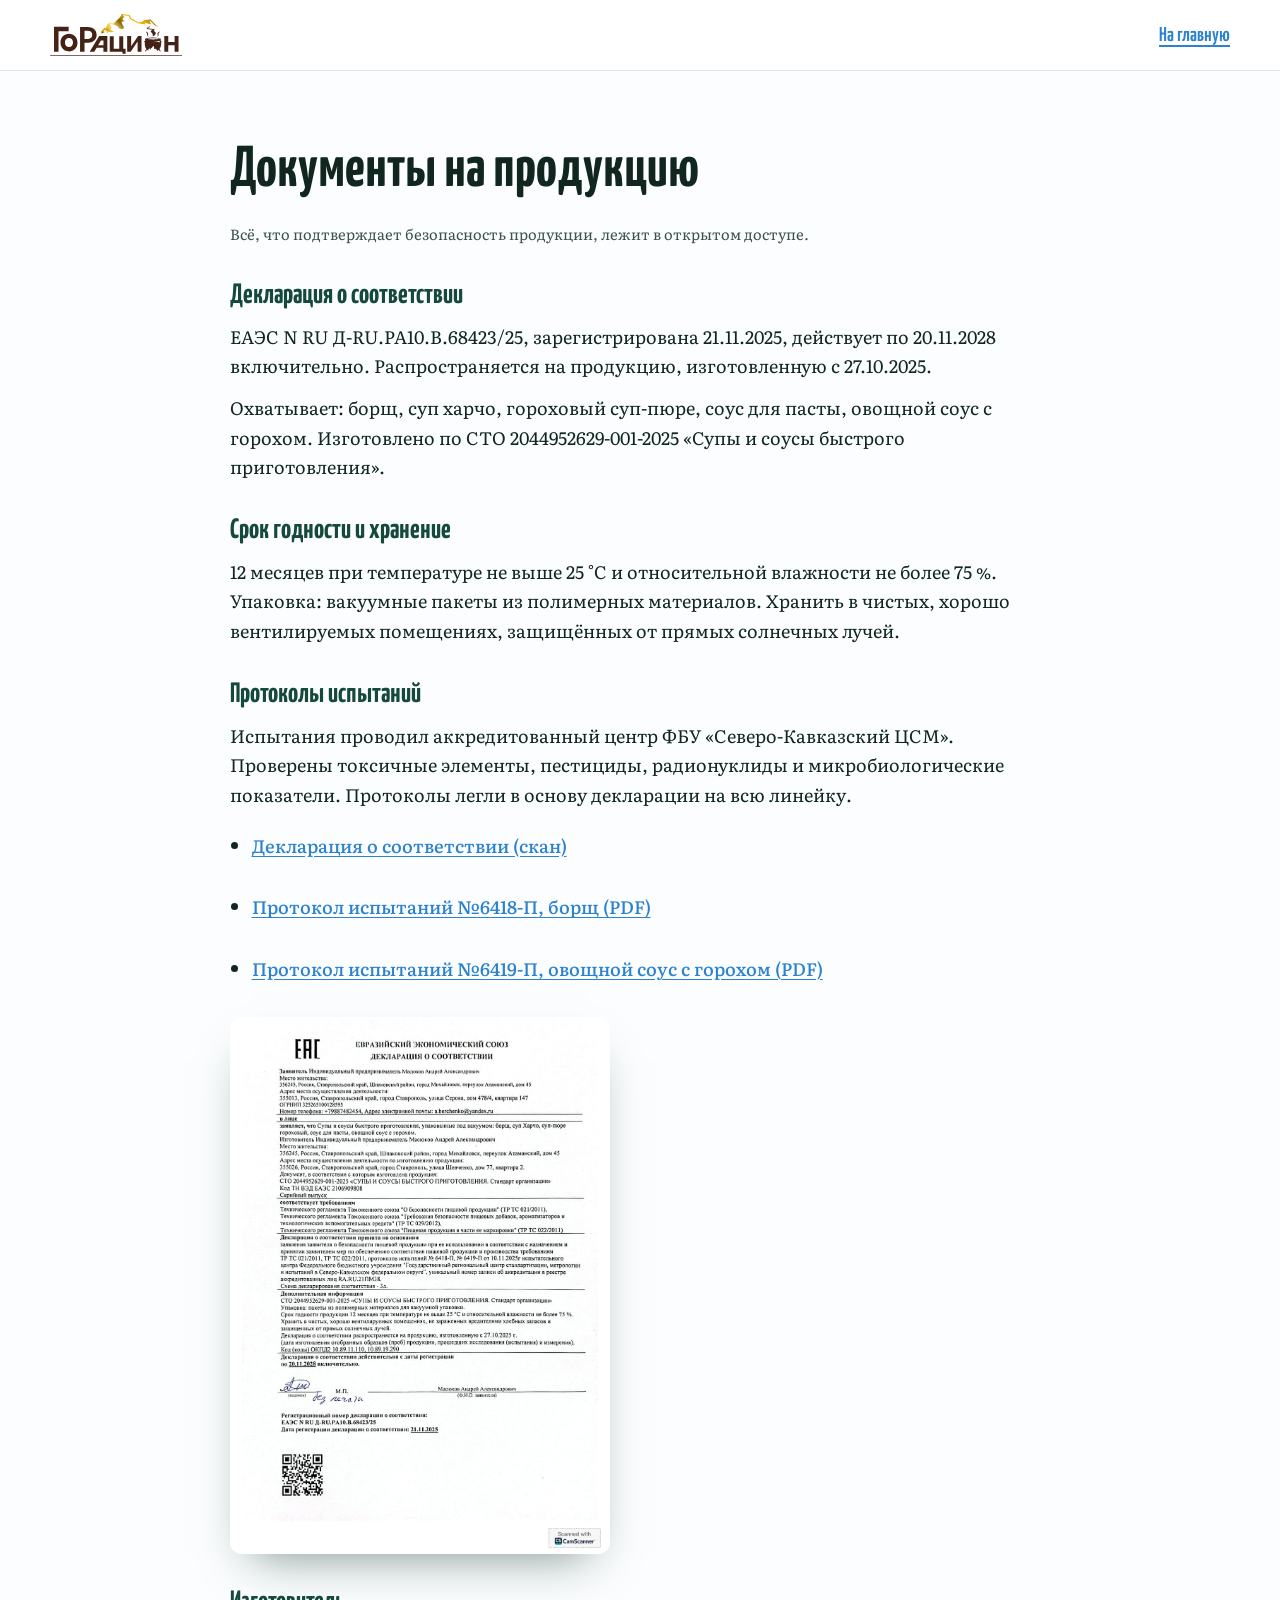
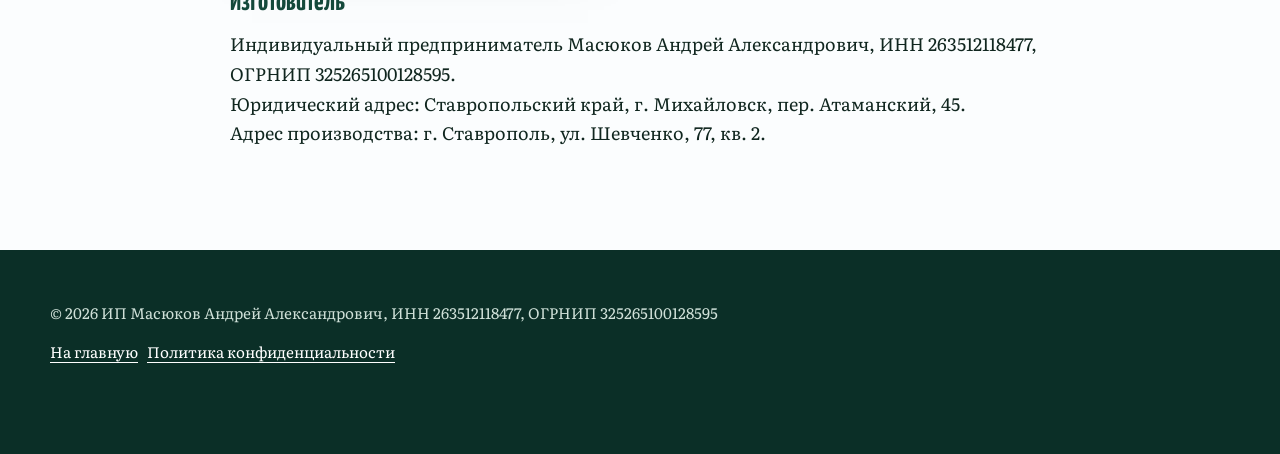
<file: assets/dokumenty/index.html>
<!doctype html>
<html lang="ru">
<head>
<meta charset="utf-8">
<meta name="viewport" content="width=device-width, initial-scale=1">
<title>Документы на продукцию - ГоРацион</title>
<link rel="icon" type="image/png" href="../logo/logo2.png">
<link rel="preload" as="font" type="font/woff2" href="../fonts/Yanone-cyrillic.woff2" crossorigin>
<link rel="preload" as="font" type="font/woff2" href="../fonts/Literata-cyrillic.woff2" crossorigin>
<link rel="stylesheet" href="../../style.css">
</head>
<body class="doc-page">
<header class="doc-top">
  <div class="wrap doc-top-in">
    <a class="brand" href="../../" aria-label="ГоРацион, на главную"><img src="../logo/logo2-brown.svg" alt="ГоРацион" width="150" height="48"></a>
    <a class="doc-back" href="../../">На главную</a>
  </div>
</header>

<main class="wrap doc">
  <h1 class="h-big">Документы на продукцию</h1>
  <p class="doc-date">Всё, что подтверждает безопасность продукции, лежит в открытом доступе.</p>

  <h2>Декларация о соответствии</h2>
  <p>ЕАЭС N RU Д-RU.РА10.В.68423/25, зарегистрирована 21.11.2025, действует по 20.11.2028 включительно. Распространяется на продукцию, изготовленную с 27.10.2025.</p>
  <p>Охватывает: борщ, суп харчо, гороховый суп-пюре, соус для пасты, овощной соус с горохом. Изготовлено по СТО 2044952629-001-2025 «Супы и соусы быстрого приготовления».</p>

  <h2>Срок годности и хранение</h2>
  <p>12 месяцев при температуре не выше 25 °C и относительной влажности не более 75 %. Упаковка: вакуумные пакеты из полимерных материалов. Хранить в чистых, хорошо вентилируемых помещениях, защищённых от прямых солнечных лучей.</p>

  <h2>Протоколы испытаний</h2>
  <p>Испытания проводил аккредитованный центр ФБУ «Северо-Кавказский ЦСМ». Проверены токсичные элементы, пестициды, радионуклиды и микробиологические показатели. Протоколы легли в основу декларации на всю линейку.</p>
  <ul class="docs-links">
    <li><a href="../docs/deklaratsiya.jpg" target="_blank" rel="noopener">Декларация о соответствии (скан)</a></li>
    <li><a href="../docs/protokol-6418-borsch.pdf" target="_blank" rel="noopener">Протокол испытаний №6418-П, борщ (PDF)</a></li>
    <li><a href="../docs/protokol-6419-ragu.pdf" target="_blank" rel="noopener">Протокол испытаний №6419-П, овощной соус с горохом (PDF)</a></li>
  </ul>
  <a class="docs-thumb docs-thumb-doc" href="../docs/deklaratsiya.jpg" target="_blank" rel="noopener" aria-label="Открыть скан декларации о соответствии"><img src="../docs/deklaratsiya.jpg" width="1075" height="1521" alt="Скан декларации о соответствии ЕАЭС на продукцию ГоРацион" loading="lazy"></a>

  <h2>Изготовитель</h2>
  <p>Индивидуальный предприниматель Масюков Андрей Александрович, ИНН 263512118477, ОГРНИП 325265100128595.<br>Юридический адрес: Ставропольский край, г. Михайловск, пер. Атаманский, 45.<br>Адрес производства: г. Ставрополь, ул. Шевченко, 77, кв. 2.</p>
</main>

<footer class="foot">
  <div class="wrap foot-in">
    <p class="foot-prod">© 2026 ИП Масюков Андрей Александрович, ИНН 263512118477, ОГРНИП 325265100128595</p>
    <p class="foot-prod"><a href="../../">На главную</a> &nbsp; <a href="../politika/">Политика конфиденциальности</a></p>
  </div>
</footer>
</body>
</html>
</file>
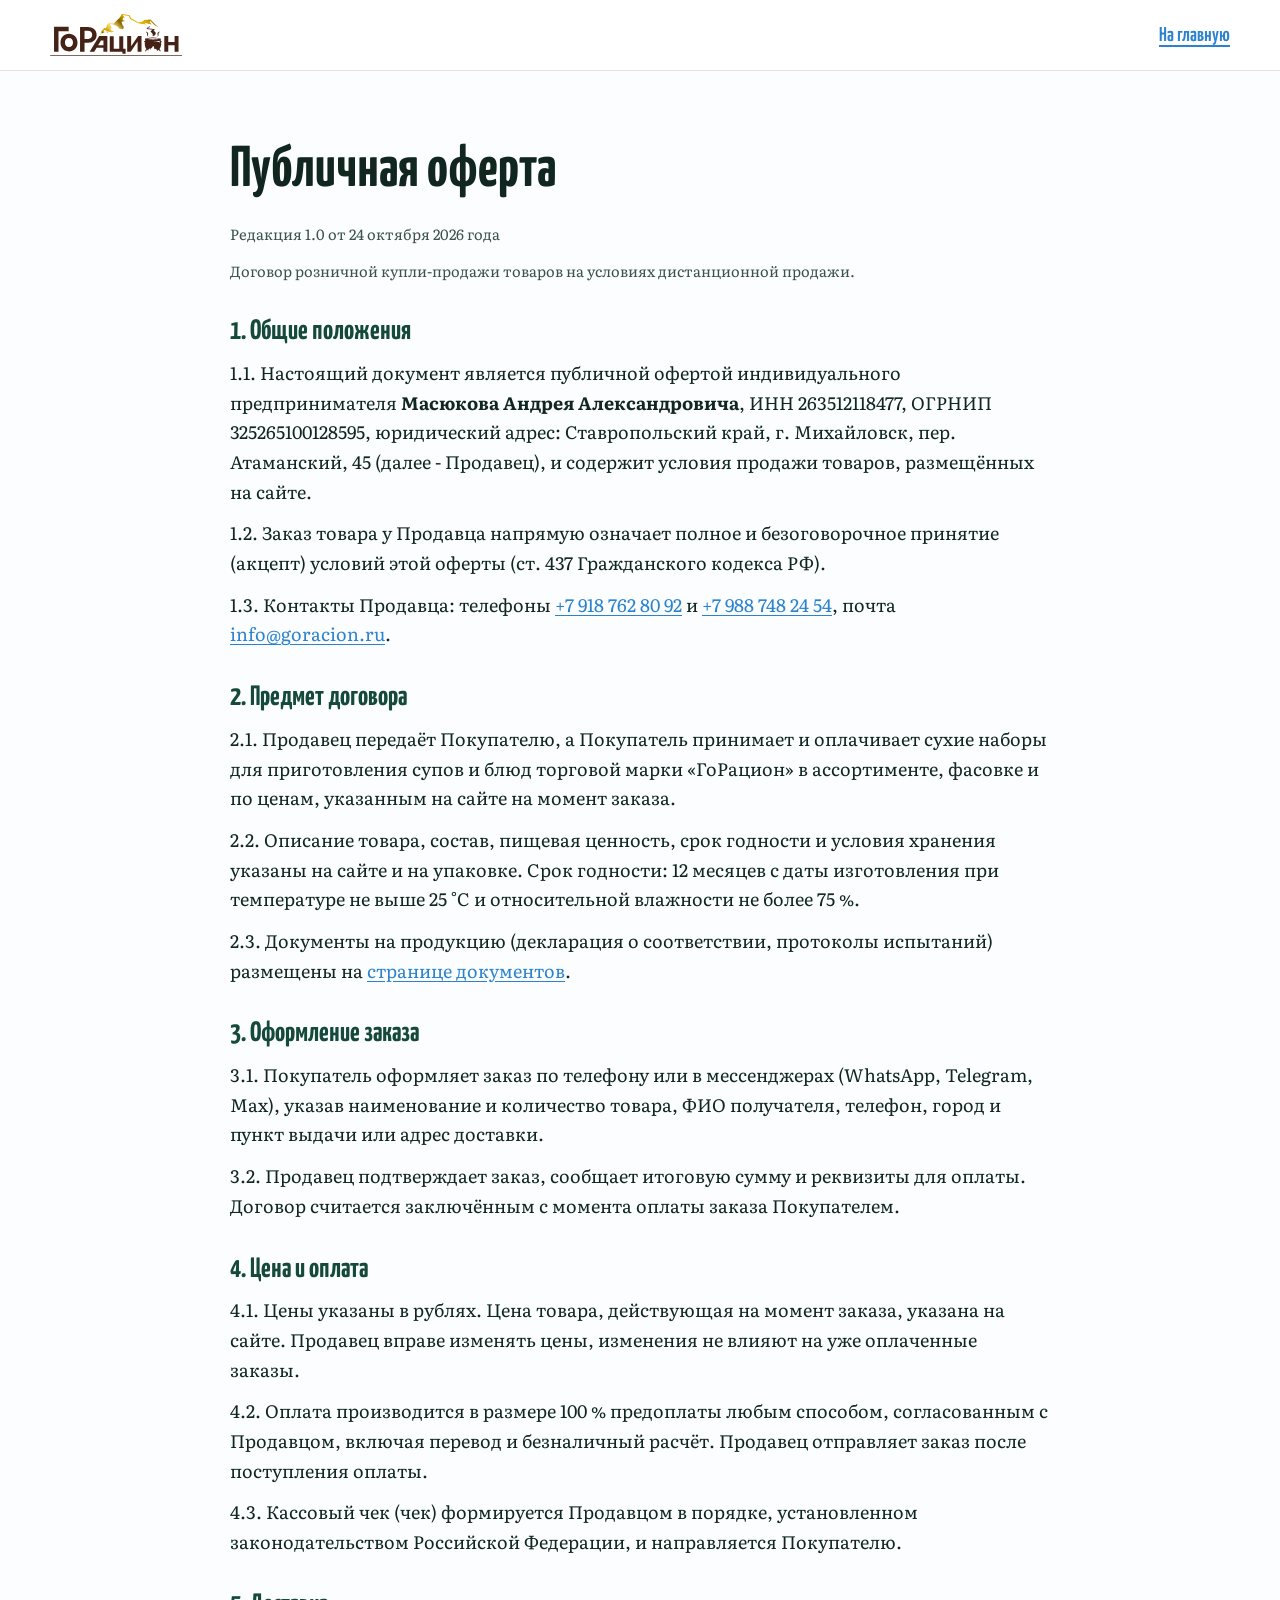
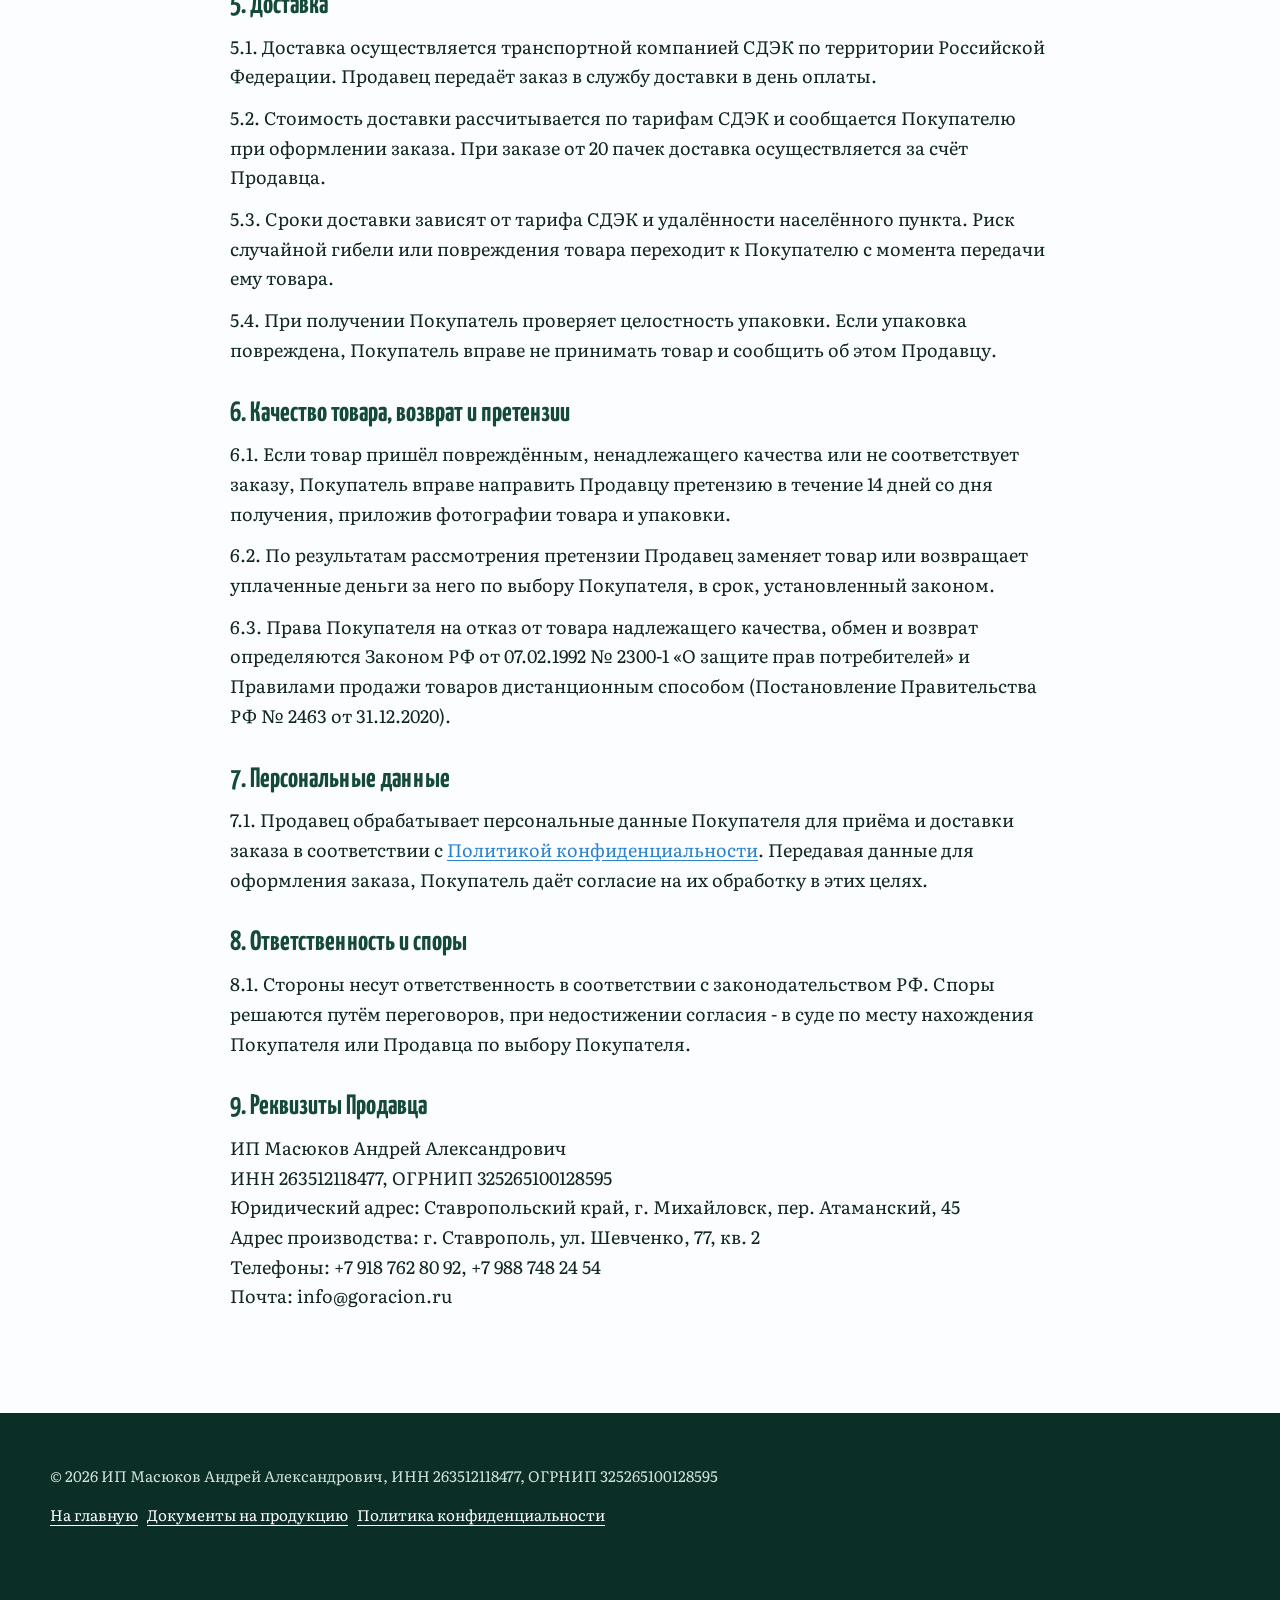
<file: assets/oferta/index.html>
<!doctype html>
<html lang="ru">
<head>
<meta charset="utf-8">
<meta name="viewport" content="width=device-width, initial-scale=1">
<title>Публичная оферта - ГоРацион</title>
<link rel="icon" type="image/png" href="../logo/logo2.png">
<link rel="preload" as="font" type="font/woff2" href="../fonts/Yanone-cyrillic.woff2" crossorigin>
<link rel="preload" as="font" type="font/woff2" href="../fonts/Literata-cyrillic.woff2" crossorigin>
<link rel="stylesheet" href="../../style.css">
</head>
<body class="doc-page">
<header class="doc-top">
  <div class="wrap doc-top-in">
    <a class="brand" href="../../" aria-label="ГоРацион, на главную"><img src="../logo/logo2-brown.svg" alt="ГоРацион" width="150" height="48"></a>
    <a class="doc-back" href="../../">На главную</a>
  </div>
</header>

<main class="wrap doc">
  <h1 class="h-big">Публичная оферта</h1>
  <p class="doc-date">Редакция 1.0 от 24 октября 2026 года</p>
  <p class="doc-date">Договор розничной купли-продажи товаров на условиях дистанционной продажи.</p>

  <h2>1. Общие положения</h2>
  <p>1.1. Настоящий документ является публичной офертой индивидуального предпринимателя <b>Масюкова Андрея Александровича</b>, ИНН 263512118477, ОГРНИП 325265100128595, юридический адрес: Ставропольский край, г. Михайловск, пер. Атаманский, 45 (далее - Продавец), и содержит условия продажи товаров, размещённых на сайте.</p>
  <p>1.2. Заказ товара у Продавца напрямую означает полное и безоговорочное принятие (акцепт) условий этой оферты (ст. 437 Гражданского кодекса РФ).</p>
  <p>1.3. Контакты Продавца: телефоны <a href="tel:+79187628092">+7 918 762 80 92</a> и <a href="tel:+79887482454">+7 988 748 24 54</a>, почта <a href="mailto:info@goracion.ru">info@goracion.ru</a>.</p>

  <h2>2. Предмет договора</h2>
  <p>2.1. Продавец передаёт Покупателю, а Покупатель принимает и оплачивает сухие наборы для приготовления супов и блюд торговой марки «ГоРацион» в ассортименте, фасовке и по ценам, указанным на сайте на момент заказа.</p>
  <p>2.2. Описание товара, состав, пищевая ценность, срок годности и условия хранения указаны на сайте и на упаковке. Срок годности: 12 месяцев с даты изготовления при температуре не выше 25 °C и относительной влажности не более 75 %.</p>
  <p>2.3. Документы на продукцию (декларация о соответствии, протоколы испытаний) размещены на <a href="../dokumenty/">странице документов</a>.</p>

  <h2>3. Оформление заказа</h2>
  <p>3.1. Покупатель оформляет заказ по телефону или в мессенджерах (WhatsApp, Telegram, Max), указав наименование и количество товара, ФИО получателя, телефон, город и пункт выдачи или адрес доставки.</p>
  <p>3.2. Продавец подтверждает заказ, сообщает итоговую сумму и реквизиты для оплаты. Договор считается заключённым с момента оплаты заказа Покупателем.</p>

  <h2>4. Цена и оплата</h2>
  <p>4.1. Цены указаны в рублях. Цена товара, действующая на момент заказа, указана на сайте. Продавец вправе изменять цены, изменения не влияют на уже оплаченные заказы.</p>
  <p>4.2. Оплата производится в размере 100 % предоплаты любым способом, согласованным с Продавцом, включая перевод и безналичный расчёт. Продавец отправляет заказ после поступления оплаты.</p>
  <p>4.3. Кассовый чек (чек) формируется Продавцом в порядке, установленном законодательством Российской Федерации, и направляется Покупателю.</p>

  <h2>5. Доставка</h2>
  <p>5.1. Доставка осуществляется транспортной компанией СДЭК по территории Российской Федерации. Продавец передаёт заказ в службу доставки в день оплаты.</p>
  <p>5.2. Стоимость доставки рассчитывается по тарифам СДЭК и сообщается Покупателю при оформлении заказа. При заказе от 20 пачек доставка осуществляется за счёт Продавца.</p>
  <p>5.3. Сроки доставки зависят от тарифа СДЭК и удалённости населённого пункта. Риск случайной гибели или повреждения товара переходит к Покупателю с момента передачи ему товара.</p>
  <p>5.4. При получении Покупатель проверяет целостность упаковки. Если упаковка повреждена, Покупатель вправе не принимать товар и сообщить об этом Продавцу.</p>

  <h2>6. Качество товара, возврат и претензии</h2>
  <p>6.1. Если товар пришёл повреждённым, ненадлежащего качества или не соответствует заказу, Покупатель вправе направить Продавцу претензию в течение 14 дней со дня получения, приложив фотографии товара и упаковки.</p>
  <p>6.2. По результатам рассмотрения претензии Продавец заменяет товар или возвращает уплаченные деньги за него по выбору Покупателя, в срок, установленный законом.</p>
  <p>6.3. Права Покупателя на отказ от товара надлежащего качества, обмен и возврат определяются Законом РФ от 07.02.1992 № 2300-1 «О защите прав потребителей» и Правилами продажи товаров дистанционным способом (Постановление Правительства РФ № 2463 от 31.12.2020).</p>

  <h2>7. Персональные данные</h2>
  <p>7.1. Продавец обрабатывает персональные данные Покупателя для приёма и доставки заказа в соответствии с <a href="../politika/">Политикой конфиденциальности</a>. Передавая данные для оформления заказа, Покупатель даёт согласие на их обработку в этих целях.</p>

  <h2>8. Ответственность и споры</h2>
  <p>8.1. Стороны несут ответственность в соответствии с законодательством РФ. Споры решаются путём переговоров, при недостижении согласия - в суде по месту нахождения Покупателя или Продавца по выбору Покупателя.</p>

  <h2>9. Реквизиты Продавца</h2>
  <p>ИП Масюков Андрей Александрович<br>ИНН 263512118477, ОГРНИП 325265100128595<br>Юридический адрес: Ставропольский край, г. Михайловск, пер. Атаманский, 45<br>Адрес производства: г. Ставрополь, ул. Шевченко, 77, кв. 2<br>Телефоны: +7 918 762 80 92, +7 988 748 24 54<br>Почта: info@goracion.ru</p>
</main>

<footer class="foot">
  <div class="wrap foot-in">
    <p class="foot-prod">&copy; 2026 ИП Масюков Андрей Александрович, ИНН 263512118477, ОГРНИП 325265100128595</p>
    <p class="foot-prod"><a href="../../">На главную</a> &nbsp; <a href="../dokumenty/">Документы на продукцию</a> &nbsp; <a href="../politika/">Политика конфиденциальности</a></p>
  </div>
</footer>
</body>
</html>
</file>
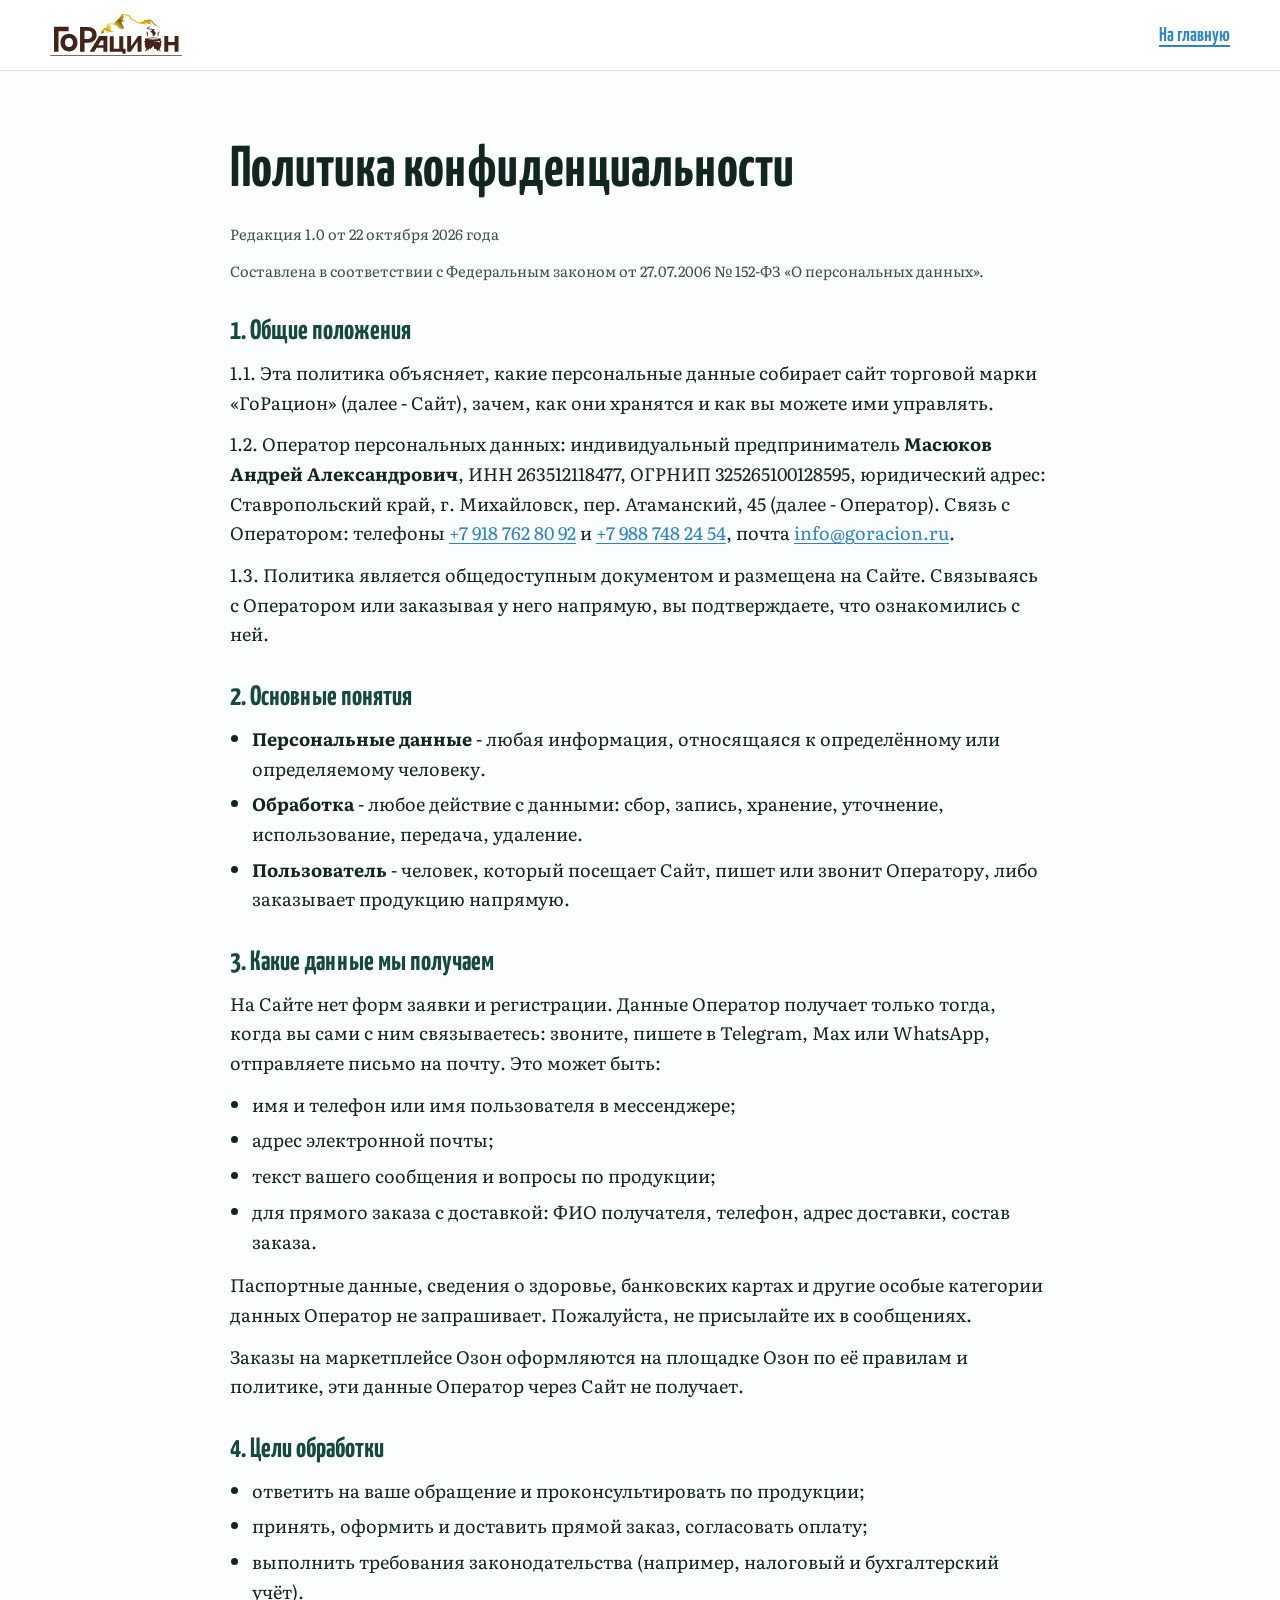
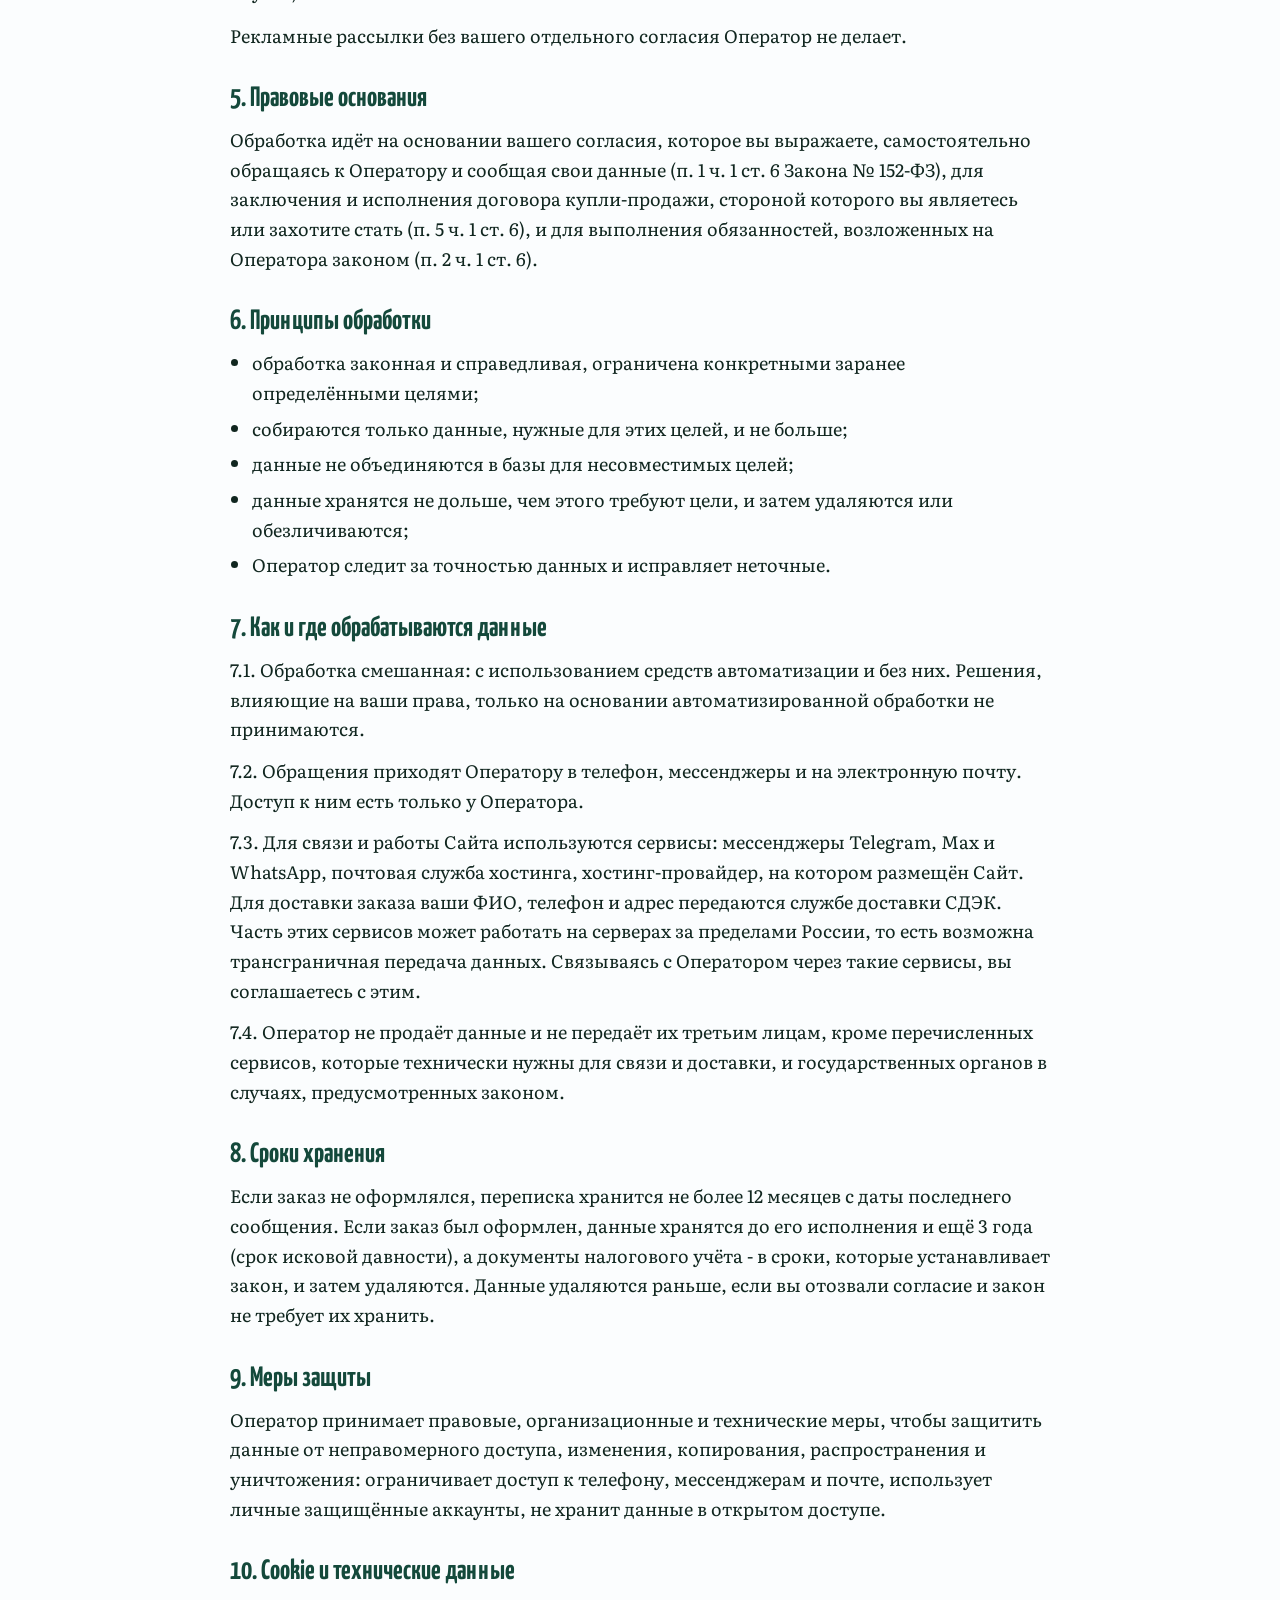
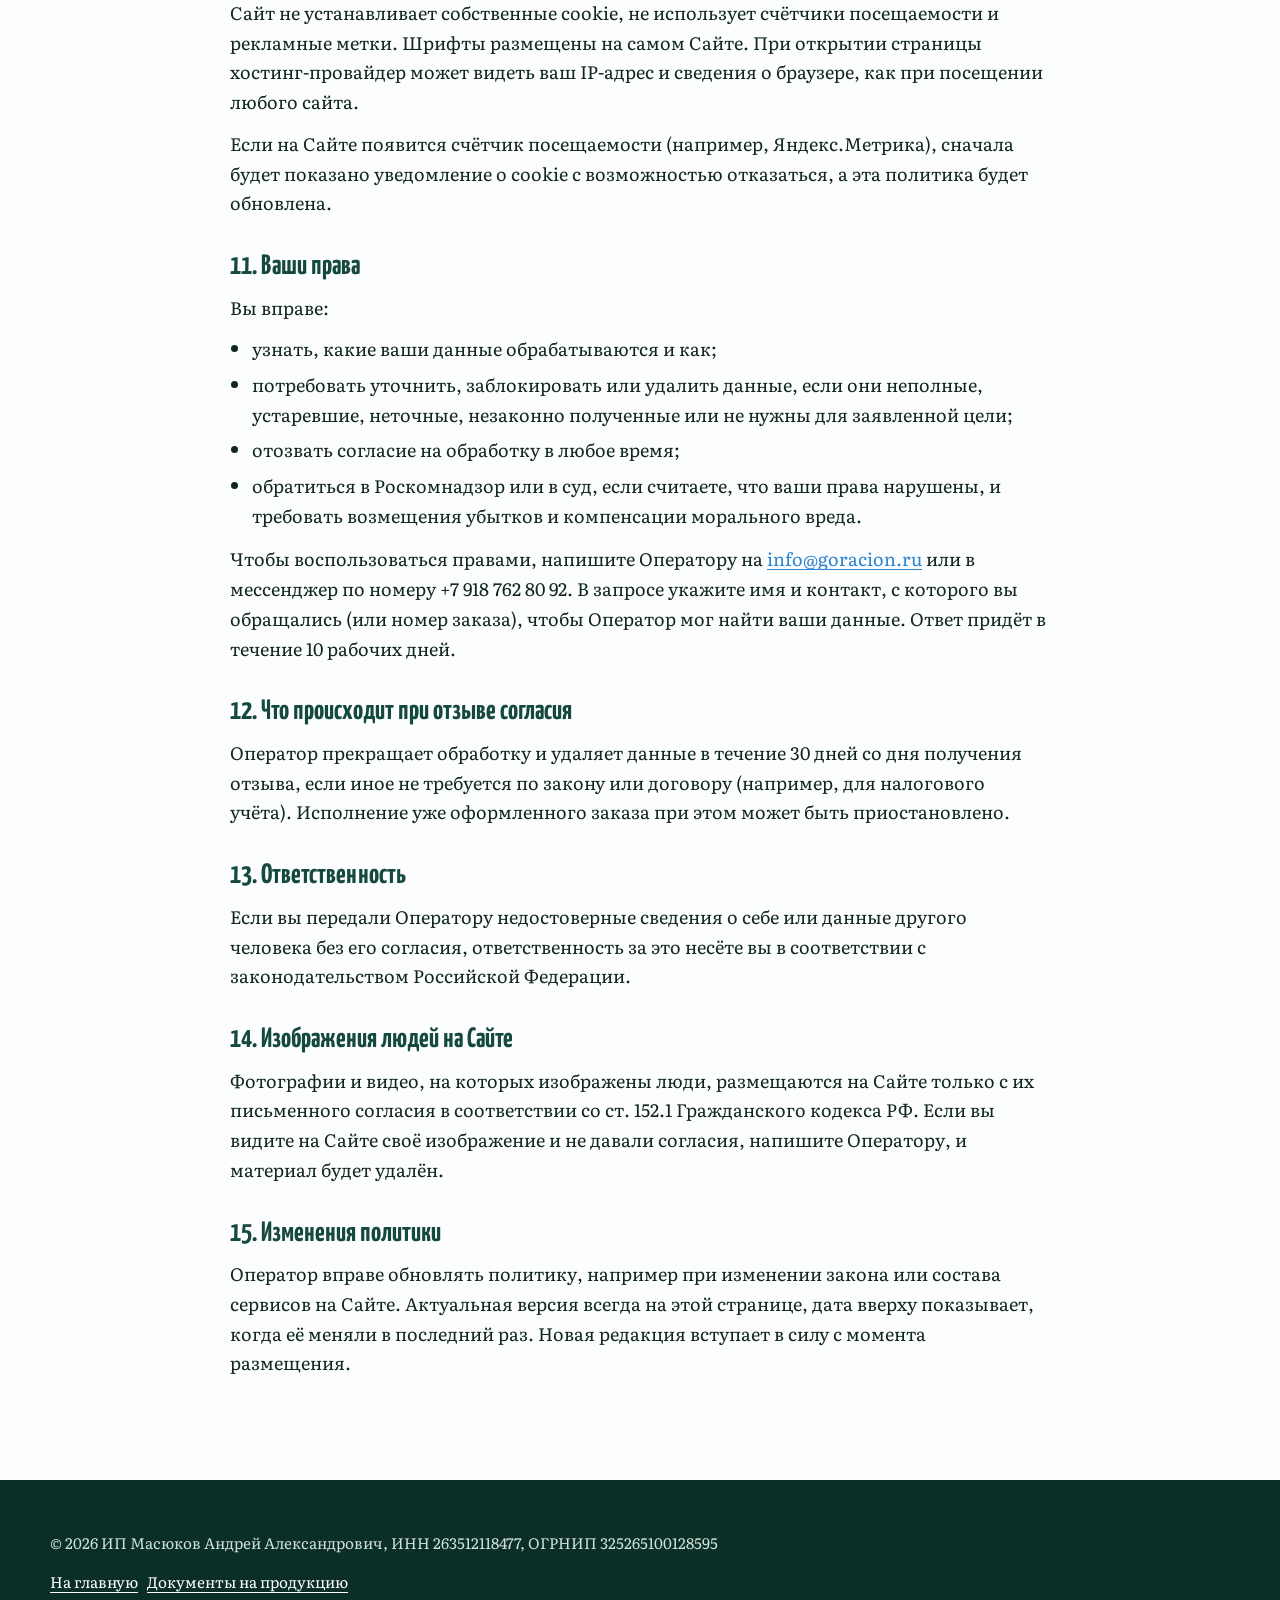
<file: assets/politika/index.html>
<!doctype html>
<html lang="ru">
<head>
<meta charset="utf-8">
<meta name="viewport" content="width=device-width, initial-scale=1">
<title>Политика конфиденциальности - ГоРацион</title>
<link rel="icon" type="image/png" href="../../assets/logo/logo2.png">
<link rel="preload" as="font" type="font/woff2" href="../../assets/fonts/Yanone-cyrillic.woff2" crossorigin>
<link rel="preload" as="font" type="font/woff2" href="../../assets/fonts/Literata-cyrillic.woff2" crossorigin>
<link rel="stylesheet" href="../../style.css">
</head>
<body class="doc-page">
<header class="doc-top">
  <div class="wrap doc-top-in">
    <a class="brand" href="../../" aria-label="ГоРацион, на главную"><img src="../../assets/logo/logo2-brown.svg" alt="ГоРацион" width="150" height="48"></a>
    <a class="doc-back" href="../../">На главную</a>
  </div>
</header>

<main class="wrap doc">
  <h1 class="h-big">Политика конфиденциальности</h1>
  <p class="doc-date">Редакция 1.0 от 22 октября 2026 года</p>
  <p class="doc-date">Составлена в соответствии с Федеральным законом от 27.07.2006 № 152-ФЗ «О персональных данных».</p>

  <h2>1. Общие положения</h2>
  <p>1.1. Эта политика объясняет, какие персональные данные собирает сайт торговой марки «ГоРацион» (далее - Сайт), зачем, как они хранятся и как вы можете ими управлять.</p>
  <p>1.2. Оператор персональных данных: индивидуальный предприниматель <b>Масюков Андрей Александрович</b>, ИНН 263512118477, ОГРНИП 325265100128595, юридический адрес: Ставропольский край, г. Михайловск, пер. Атаманский, 45 (далее - Оператор). Связь с Оператором: телефоны <a href="tel:+79187628092">+7 918 762 80 92</a> и <a href="tel:+79887482454">+7 988 748 24 54</a>, почта <a href="mailto:info@goracion.ru">info@goracion.ru</a>.</p>
  <p>1.3. Политика является общедоступным документом и размещена на Сайте. Связываясь с Оператором или заказывая у него напрямую, вы подтверждаете, что ознакомились с ней.</p>

  <h2>2. Основные понятия</h2>
  <ul>
    <li><b>Персональные данные</b> - любая информация, относящаяся к определённому или определяемому человеку.</li>
    <li><b>Обработка</b> - любое действие с данными: сбор, запись, хранение, уточнение, использование, передача, удаление.</li>
    <li><b>Пользователь</b> - человек, который посещает Сайт, пишет или звонит Оператору, либо заказывает продукцию напрямую.</li>
  </ul>

  <h2>3. Какие данные мы получаем</h2>
  <p>На Сайте нет форм заявки и регистрации. Данные Оператор получает только тогда, когда вы сами с ним связываетесь: звоните, пишете в Telegram, Max или WhatsApp, отправляете письмо на почту. Это может быть:</p>
  <ul>
    <li>имя и телефон или имя пользователя в мессенджере;</li>
    <li>адрес электронной почты;</li>
    <li>текст вашего сообщения и вопросы по продукции;</li>
    <li>для прямого заказа с доставкой: ФИО получателя, телефон, адрес доставки, состав заказа.</li>
  </ul>
  <p>Паспортные данные, сведения о здоровье, банковских картах и другие особые категории данных Оператор не запрашивает. Пожалуйста, не присылайте их в сообщениях.</p>
  <p>Заказы на маркетплейсе Озон оформляются на площадке Озон по её правилам и политике, эти данные Оператор через Сайт не получает.</p>

  <h2>4. Цели обработки</h2>
  <ul>
    <li>ответить на ваше обращение и проконсультировать по продукции;</li>
    <li>принять, оформить и доставить прямой заказ, согласовать оплату;</li>
    <li>выполнить требования законодательства (например, налоговый и бухгалтерский учёт).</li>
  </ul>
  <p>Рекламные рассылки без вашего отдельного согласия Оператор не делает.</p>

  <h2>5. Правовые основания</h2>
  <p>Обработка идёт на основании вашего согласия, которое вы выражаете, самостоятельно обращаясь к Оператору и сообщая свои данные (п. 1 ч. 1 ст. 6 Закона № 152-ФЗ), для заключения и исполнения договора купли-продажи, стороной которого вы являетесь или захотите стать (п. 5 ч. 1 ст. 6), и для выполнения обязанностей, возложенных на Оператора законом (п. 2 ч. 1 ст. 6).</p>

  <h2>6. Принципы обработки</h2>
  <ul>
    <li>обработка законная и справедливая, ограничена конкретными заранее определёнными целями;</li>
    <li>собираются только данные, нужные для этих целей, и не больше;</li>
    <li>данные не объединяются в базы для несовместимых целей;</li>
    <li>данные хранятся не дольше, чем этого требуют цели, и затем удаляются или обезличиваются;</li>
    <li>Оператор следит за точностью данных и исправляет неточные.</li>
  </ul>

  <h2>7. Как и где обрабатываются данные</h2>
  <p>7.1. Обработка смешанная: с использованием средств автоматизации и без них. Решения, влияющие на ваши права, только на основании автоматизированной обработки не принимаются.</p>
  <p>7.2. Обращения приходят Оператору в телефон, мессенджеры и на электронную почту. Доступ к ним есть только у Оператора.</p>
  <p>7.3. Для связи и работы Сайта используются сервисы: мессенджеры Telegram, Max и WhatsApp, почтовая служба хостинга, хостинг-провайдер, на котором размещён Сайт. Для доставки заказа ваши ФИО, телефон и адрес передаются службе доставки СДЭК. Часть этих сервисов может работать на серверах за пределами России, то есть возможна трансграничная передача данных. Связываясь с Оператором через такие сервисы, вы соглашаетесь с этим.</p>
  <p>7.4. Оператор не продаёт данные и не передаёт их третьим лицам, кроме перечисленных сервисов, которые технически нужны для связи и доставки, и государственных органов в случаях, предусмотренных законом.</p>

  <h2>8. Сроки хранения</h2>
  <p>Если заказ не оформлялся, переписка хранится не более 12 месяцев с даты последнего сообщения. Если заказ был оформлен, данные хранятся до его исполнения и ещё 3 года (срок исковой давности), а документы налогового учёта - в сроки, которые устанавливает закон, и затем удаляются. Данные удаляются раньше, если вы отозвали согласие и закон не требует их хранить.</p>

  <h2>9. Меры защиты</h2>
  <p>Оператор принимает правовые, организационные и технические меры, чтобы защитить данные от неправомерного доступа, изменения, копирования, распространения и уничтожения: ограничивает доступ к телефону, мессенджерам и почте, использует личные защищённые аккаунты, не хранит данные в открытом доступе.</p>

  <h2>10. Cookie и технические данные</h2>
  <p>Сайт не устанавливает собственные cookie, не использует счётчики посещаемости и рекламные метки. Шрифты размещены на самом Сайте. При открытии страницы хостинг-провайдер может видеть ваш IP-адрес и сведения о браузере, как при посещении любого сайта.</p>
  <p>Если на Сайте появится счётчик посещаемости (например, Яндекс.Метрика), сначала будет показано уведомление о cookie с возможностью отказаться, а эта политика будет обновлена.</p>

  <h2>11. Ваши права</h2>
  <p>Вы вправе:</p>
  <ul>
    <li>узнать, какие ваши данные обрабатываются и как;</li>
    <li>потребовать уточнить, заблокировать или удалить данные, если они неполные, устаревшие, неточные, незаконно полученные или не нужны для заявленной цели;</li>
    <li>отозвать согласие на обработку в любое время;</li>
    <li>обратиться в Роскомнадзор или в суд, если считаете, что ваши права нарушены, и требовать возмещения убытков и компенсации морального вреда.</li>
  </ul>
  <p>Чтобы воспользоваться правами, напишите Оператору на <a href="mailto:info@goracion.ru">info@goracion.ru</a> или в мессенджер по номеру +7 918 762 80 92. В запросе укажите имя и контакт, с которого вы обращались (или номер заказа), чтобы Оператор мог найти ваши данные. Ответ придёт в течение 10 рабочих дней.</p>

  <h2>12. Что происходит при отзыве согласия</h2>
  <p>Оператор прекращает обработку и удаляет данные в течение 30 дней со дня получения отзыва, если иное не требуется по закону или договору (например, для налогового учёта). Исполнение уже оформленного заказа при этом может быть приостановлено.</p>

  <h2>13. Ответственность</h2>
  <p>Если вы передали Оператору недостоверные сведения о себе или данные другого человека без его согласия, ответственность за это несёте вы в соответствии с законодательством Российской Федерации.</p>

  <h2>14. Изображения людей на Сайте</h2>
  <p>Фотографии и видео, на которых изображены люди, размещаются на Сайте только с их письменного согласия в соответствии со ст. 152.1 Гражданского кодекса РФ. Если вы видите на Сайте своё изображение и не давали согласия, напишите Оператору, и материал будет удалён.</p>

  <h2>15. Изменения политики</h2>
  <p>Оператор вправе обновлять политику, например при изменении закона или состава сервисов на Сайте. Актуальная версия всегда на этой странице, дата вверху показывает, когда её меняли в последний раз. Новая редакция вступает в силу с момента размещения.</p>
</main>

<footer class="foot">
  <div class="wrap foot-in">
    <p class="foot-prod">© 2026 ИП Масюков Андрей Александрович, ИНН 263512118477, ОГРНИП 325265100128595</p>
    <p class="foot-prod"><a href="../../">На главную</a> &nbsp; <a href="../dokumenty/">Документы на продукцию</a></p>
  </div>
</footer>
</body>
</html>
</file>
<file: style.css>
@font-face{font-family:'Literata';font-style:normal;font-weight:400 700;font-display:swap;src:url(assets/fonts/Literata-cyrillic.woff2) format('woff2');unicode-range:U+0301, U+0400-045F, U+0490-0491, U+04B0-04B1, U+2116}
@font-face{font-family:'Literata';font-style:normal;font-weight:400 700;font-display:swap;src:url(assets/fonts/Literata-latin.woff2) format('woff2');unicode-range:U+0000-00FF, U+0131, U+0152-0153, U+02BB-02BC, U+02C6, U+02DA, U+02DC, U+0304, U+0308, U+0329, U+2000-206F, U+20AC, U+2122, U+2191, U+2193, U+2212, U+2215, U+FEFF, U+FFFD}
@font-face{font-family:'Yanone Kaffeesatz';font-style:normal;font-weight:400 700;font-display:swap;src:url(assets/fonts/Yanone-cyrillic.woff2) format('woff2');unicode-range:U+0301, U+0400-045F, U+0490-0491, U+04B0-04B1, U+2116}
@font-face{font-family:'Yanone Kaffeesatz';font-style:normal;font-weight:400 700;font-display:swap;src:url(assets/fonts/Yanone-latin.woff2) format('woff2');unicode-range:U+0000-00FF, U+0131, U+0152-0153, U+02BB-02BC, U+02C6, U+02DA, U+02DC, U+0304, U+0308, U+0329, U+2000-206F, U+20AC, U+2122, U+2191, U+2193, U+2212, U+2215, U+FEFF, U+FFFD}
/* Hallmark · macrostructure: Photo Journey · tone: bright outdoor, honest · theme: custom Sky+Pine
 * paper oklch(98.5% .006 230) · accent ember oklch(68% .19 45) · Yanone Kaffeesatz + Literata */
:root{
  --color-snow:#fbfdfe;
  --color-mist:#eaf4f8;
  --color-sky:#d9eefb;
  --color-sky-deep:#2b82cf;
  --color-pine:#14493b;
  --color-pine-deep:#0b2f27;
  --color-moss:#7fb03f;
  --color-ink:#10261f;
  --color-ink-soft:#3b5249;
  --color-brown:#442216;
  --color-gold:#e3a73a;
  --color-ember:#f06a2c;
  --color-ember-deep:#d4551a;
  --color-orange-bar:#d9480f;
  --color-ozon:#005bff;
  --color-ozon-deep:#0046c8;
  --color-ozon-pink:#f91155;
  --color-white:#fff;
  --font-display:"Yanone Kaffeesatz","Arial Narrow",sans-serif;
  --font-body:"Literata",Georgia,serif;
  --ease-out:cubic-bezier(.22,.9,.28,1);
  --space-sm:12px;--space-md:24px;--space-lg:48px;--space-xl:96px;
  --radius:22px;
}
*{box-sizing:border-box;margin:0;padding:0}
html{scroll-behavior:smooth;-webkit-text-size-adjust:100%;overflow-x:clip}
body{font-family:var(--font-body);font-size:18px;line-height:1.65;color:var(--color-ink);background:var(--color-snow);overflow-x:clip}
img,video,svg{display:block;max-width:100%}
a{color:inherit}
ul,ol{list-style:none}
:focus-visible{outline:3px solid var(--color-sky-deep);outline-offset:3px;border-radius:4px}
.skip{position:absolute;left:-999px;top:8px;background:var(--color-white);color:var(--color-ink);padding:10px 16px;z-index:100;border-radius:6px}
.skip:focus{left:8px}
.wrap{width:min(1180px,100% - 40px);margin-inline:auto}

.h-mega,.h-big,h3{font-family:var(--font-display);font-style:normal;overflow-wrap:anywhere;min-width:0}
.h-mega{font-weight:700;line-height:.92;letter-spacing:-.01em;font-size:clamp(3.1rem,8vw,7.4rem);text-wrap:balance}
.h-big{font-weight:700;line-height:.98;font-size:clamp(2.5rem,5.4vw,4.6rem);text-wrap:balance;margin-bottom:.3em}
h3{font-weight:600;line-height:1.05}
.lead{font-size:clamp(1.05rem,1.5vw,1.25rem);max-width:56ch;line-height:1.6;color:var(--color-ink-soft)}

.btn{display:inline-flex;align-items:center;justify-content:center;white-space:nowrap;font-family:var(--font-display);font-weight:600;font-size:1.5rem;line-height:1;padding:.7em 1.35em .62em;border-radius:999px;text-decoration:none;border:2px solid transparent;cursor:pointer;transition:transform .25s var(--ease-out),background-color .25s,box-shadow .25s}
.btn:active{transform:scale(.97)}
.btn-ember{background:var(--color-ember);color:var(--color-white);box-shadow:0 12px 26px -12px rgba(240,106,44,.9)}
.btn-ember:hover{background:var(--color-ember-deep);transform:translateY(-2px)}
.btn-glass{background:var(--color-orange-bar);border-color:var(--color-orange-bar);color:var(--color-white);box-shadow:0 12px 26px -12px rgba(217,72,15,.9)}
.btn-glass:hover{background:var(--color-ember-deep);border-color:var(--color-ember-deep)}
.btn-sm{font-size:1.2rem;padding:.6em 1.1em .52em}
.btn-lg{font-size:1.65rem;padding:.72em 1.5em .64em}

/* шапка: плавающая таблетка */
.top{position:fixed;z-index:50;top:14px;left:50%;transform:translateX(-50%);width:min(1180px,100% - 28px);display:flex;align-items:center;gap:24px;padding:8px 10px 8px 22px;border-radius:999px;background:rgba(255,255,255,.82);backdrop-filter:blur(14px);box-shadow:0 10px 30px -14px rgba(11,47,39,.45);transition:background-color .3s}
.brand img{width:auto;height:40px}
.nav{display:flex;gap:26px;margin-left:auto;font-family:var(--font-display);font-weight:600;font-size:1.3rem;color:var(--color-ink)}
.nav a{text-decoration:none;opacity:.8;transition:opacity .2s,color .2s}
.nav a:hover{opacity:1;color:var(--color-sky-deep)}


/* HERO */
.hero{position:relative;min-height:100svh;display:flex;align-items:flex-start;text-align:center;color:var(--color-white);overflow:hidden;background:var(--color-sky-deep);isolation:isolate}
.hero-img{position:absolute;inset:-4% 0 -4% 0;width:100%;height:108%;object-fit:cover;object-position:center 70%;z-index:-2;will-change:transform}
.hero::before{content:"";position:absolute;inset:0;z-index:-1;background:linear-gradient(rgba(10,45,90,.62),rgba(10,45,90,.28) 55%,rgba(11,47,39,.35) 80%,rgba(11,47,39,.5))}
.hero-in{width:min(1180px,100% - 40px);margin:0 auto;padding:clamp(110px,17vh,170px) 0 0}
.h-mega{max-width:13ch;margin-inline:auto;text-shadow:0 2px 30px rgba(10,50,90,.35)}
.hero-lead{margin:24px auto 30px;max-width:60ch;font-size:clamp(1.05rem,1.5vw,1.25rem);line-height:1.6;text-shadow:0 1px 14px rgba(10,50,90,.5)}
.hero-cta{display:flex;flex-wrap:wrap;gap:14px;justify-content:center}
.hero-facts{position:absolute;left:0;right:0;bottom:0;display:flex;justify-content:center;flex-wrap:wrap;gap:0;background:rgba(255,255,255,.86);backdrop-filter:blur(14px);color:var(--color-ink)}
.hero-facts li{display:flex;align-items:center;gap:12px;padding:14px clamp(18px,4vw,56px)}
.hero-facts li+li{border-left:1px solid rgba(16,38,31,.15)}
.hero-facts b{font-family:var(--font-display);font-size:2.2rem;line-height:1;color:var(--color-pine);font-weight:700}
.hero-facts span{font-size:.95rem;line-height:1.25;max-width:14ch;color:var(--color-ink-soft)}
.hero-in>*{opacity:0;transform:translateY(26px);animation:rise .9s var(--ease-out) forwards}
.hero-in>*:nth-child(2){animation-delay:.18s}.hero-in>*:nth-child(3){animation-delay:.32s}
@keyframes rise{to{opacity:1;transform:none}}

/* ДЛЯ КОГО */
.who{padding:clamp(70px,10vw,140px) 0;background:var(--color-snow)}
.who-head{display:grid;grid-template-columns:minmax(0,1.1fr) minmax(0,.9fr);gap:var(--space-lg);align-items:end;margin-bottom:46px}
.who-head .h-big{margin-bottom:0}
.who-grid{display:grid;grid-template-columns:repeat(3,minmax(0,1fr));gap:20px}
.pic{position:relative;border-radius:var(--radius);overflow:hidden;aspect-ratio:3/4;background:var(--color-mist)}
.pic:nth-child(3n+2){transform:translateY(36px)}
.pic img{position:absolute;inset:0;width:100%;height:100%;object-fit:cover;transition:transform .9s var(--ease-out)}
.pic:hover img{transform:scale(1.06)}
.pic .cap{position:absolute;left:0;right:0;bottom:0;padding:70px 22px 20px;color:var(--color-white);background:linear-gradient(transparent,rgba(11,47,39,.85))}
.pic h3{font-size:2.1rem;font-weight:700;margin-bottom:4px}
.pic p{font-size:.98rem;line-height:1.45;max-width:30ch}
.who-grid{padding-bottom:36px}

/* БЛЮДА */
.menu{background:var(--color-mist);padding:clamp(70px,10vw,140px) 0}
.menu .lead{margin-bottom:40px}
.lineup{margin:0 auto 70px;max-width:980px}
.lineup img{width:100%;height:auto;border-radius:var(--radius);box-shadow:0 40px 70px -34px rgba(11,47,39,.6)}
.dish-tabs{display:flex;flex-wrap:wrap;gap:8px;margin-bottom:34px}
.dish-tabs button{font-family:var(--font-display);font-weight:600;font-size:1.55rem;line-height:1;padding:.55em 1.1em .5em;border-radius:999px;border:2px solid rgba(20,73,59,.3);background:var(--color-white);color:var(--color-pine);cursor:pointer;transition:background-color .25s,color .25s,border-color .25s}
.dish-tabs button:hover{border-color:var(--color-pine)}
.dish-tabs button[aria-selected="true"]{background:var(--color-pine);border-color:var(--color-pine);color:var(--color-white)}
.dish-body{display:grid;grid-template-columns:minmax(0,340px) minmax(0,1fr);gap:clamp(28px,5vw,70px);align-items:center}
.clip{position:relative;aspect-ratio:9/16;border-radius:26px;overflow:hidden;background:var(--color-pine-deep);box-shadow:0 36px 60px -30px rgba(11,47,39,.7)}
.clip video{width:100%;height:100%;object-fit:cover}
.clip-play{position:absolute;inset:0;background:transparent;border:0;cursor:pointer}
.clip.is-paused::after{content:"";position:absolute;left:50%;top:50%;width:70px;height:70px;margin:-35px 0 0 -35px;border-radius:50%;background:rgba(0,0,0,.55) url("data:image/svg+xml,%3Csvg xmlns='http://www.w3.org/2000/svg' viewBox='0 0 24 24'%3E%3Cpath fill='white' d='M9 6v12l10-6z'/%3E%3C/svg%3E") center/42% no-repeat;pointer-events:none}
.dish-info h3{font-size:clamp(2.4rem,4.4vw,3.8rem);font-weight:700;margin-bottom:.25em;color:var(--color-pine-deep)}
.dish-desc{max-width:52ch;color:var(--color-ink-soft);margin-bottom:22px}
.sizes{display:flex;gap:14px;margin-bottom:16px;flex-wrap:wrap}
.size{background:var(--color-white);border-radius:16px;padding:12px 20px 10px;min-width:150px;box-shadow:0 10px 24px -16px rgba(11,47,39,.5)}
.size b{display:block;font-family:var(--font-display);font-size:2.3rem;line-height:1;color:var(--color-pine)}
.size span{font-size:.95rem;color:var(--color-ink-soft)}
.size em{display:block;font-style:normal;font-family:var(--font-display);font-weight:700;font-size:1.5rem;line-height:1.2;color:var(--color-ember-deep);margin-top:4px}
.nutri{font-size:.95rem;color:var(--color-ink-soft);margin-bottom:20px}
.steps-mini{margin-bottom:28px;counter-reset:s;display:grid;gap:10px;max-width:56ch}
.steps-mini li{counter-increment:s;display:grid;grid-template-columns:34px minmax(0,1fr);gap:12px;font-size:1rem}
.steps-mini li::before{content:counter(s);width:30px;height:30px;border-radius:50%;background:var(--color-pine);color:var(--color-white);font-family:var(--font-display);font-weight:700;font-size:1.2rem;display:grid;place-items:center;line-height:1;padding-top:2px}
.dish-info.swap{animation:swap .5s var(--ease-out)}
@keyframes swap{from{opacity:0;transform:translateX(14px)}to{opacity:1;transform:none}}

/* КАК ГОТОВИТЬ: липкая сцена с настоящими кадрами */
.cook{background:var(--color-sky)}
.cook-track{height:300vh;position:relative}
.cook-stage{position:sticky;top:0;height:100svh;display:flex;align-items:center;overflow:hidden}
.cook-grid{display:grid;grid-template-columns:minmax(0,1.1fr) minmax(0,.9fr);gap:clamp(24px,5vw,80px);align-items:center}
.cook-steps{display:grid;gap:12px;margin-top:20px;counter-reset:c}
.cook-steps li{counter-increment:c;position:relative;border-left:4px solid rgba(20,73,59,.2);padding:6px 0 6px 20px;opacity:.45;transition:opacity .4s,border-color .4s,transform .4s var(--ease-out)}
.cook-steps h3{font-size:clamp(1.8rem,2.8vw,2.4rem);font-weight:700;color:var(--color-pine-deep)}
.cook-steps h3::before{content:counter(c) ". "}
.cook-steps p{font-size:1rem;max-width:46ch;margin-top:4px;color:var(--color-ink-soft)}
.cook-stage[data-step="1"] .cook-steps [data-s="1"],.cook-stage[data-step="2"] .cook-steps [data-s="2"],.cook-stage[data-step="3"] .cook-steps [data-s="3"]{opacity:1;border-color:var(--color-ember);transform:translateX(8px)}
.cook-note{margin-top:22px;font-size:.92rem;color:var(--color-ink-soft);max-width:52ch}
.cook-art{position:relative;max-width:min(380px,40vh * .5625 + 40px);margin-inline:auto;width:100%}
.frame{position:relative;aspect-ratio:9/16;border-radius:26px;overflow:hidden;box-shadow:0 36px 60px -28px rgba(11,47,39,.7);background:var(--color-pine-deep)}
.fr{position:absolute;inset:0;width:100%;height:100%;object-fit:cover;opacity:0;transform:scale(1.05);transition:opacity .7s,transform 1.2s var(--ease-out)}
.fr.on{opacity:1;transform:none}
.cook-badge{position:absolute;left:50%;bottom:-18px;transform:translateX(-50%);font-family:var(--font-display);font-size:1.3rem;font-weight:600;padding:.3em 1em .22em;border-radius:99px;background:var(--color-ember);color:var(--color-white);white-space:nowrap;box-shadow:0 10px 20px -10px rgba(240,106,44,.9)}
.cook-progress{position:absolute;left:0;right:0;bottom:0;height:5px;background:rgba(20,73,59,.12)}
.cook-progress span{display:block;height:100%;width:0;background:var(--color-pine)}

/* ИСТОРИЯ */
.story{background:var(--color-snow)}
.story-photo{position:relative;height:clamp(300px,50vw,620px);overflow:hidden}
.story-photo img{position:absolute;left:0;top:-10%;width:100%;height:120%;object-fit:cover;will-change:transform}
.story-in{padding:clamp(40px,6vw,80px) 0 clamp(70px,9vw,130px)}
.story-cols{display:grid;grid-template-columns:minmax(0,1fr) minmax(0,1fr);gap:clamp(24px,5vw,80px);margin-top:20px}
.story-lead{font-family:var(--font-display);font-weight:500;font-size:clamp(1.7rem,2.8vw,2.5rem);line-height:1.12;color:var(--color-pine)}
.story-text p+p{margin-top:1em}
.story-text{color:var(--color-ink-soft);font-size:1.05rem}

/* ПОЧЕМУ */
.why{background:var(--color-pine-deep);color:var(--color-white);padding:clamp(70px,9vw,130px) 0}
.why-grid{display:grid;grid-template-columns:repeat(4,minmax(0,1fr));border-top:2px solid var(--color-moss);margin-top:34px}
.why-item{padding:26px 22px 8px 0}
.why-item+.why-item{padding-left:22px;border-left:1px solid rgba(255,255,255,.18)}
.why-num{display:block;font-family:var(--font-display);font-size:clamp(3.4rem,6vw,5.4rem);line-height:.95;font-weight:700;color:var(--color-moss)}
.why-item h3{font-size:1.7rem;font-weight:700;margin:6px 0}
.why-item p{font-size:1rem;color:#cfe0d8}

/* КУПИТЬ */
.buy{background:linear-gradient(180deg,var(--color-sky),var(--color-mist));padding:clamp(70px,9vw,120px) 0}
.buy-grid{display:grid;grid-template-columns:minmax(0,1.1fr) minmax(0,.9fr);gap:clamp(30px,6vw,90px);align-items:center}
.buy .lead{margin-bottom:30px}
.direct{background:var(--color-white);border-radius:26px;padding:clamp(24px,3vw,40px);box-shadow:0 36px 60px -34px rgba(11,47,39,.5)}
.direct h3{font-size:2.2rem;font-weight:700;color:var(--color-pine-deep);margin-bottom:6px}
.direct p{font-size:1rem;color:var(--color-ink-soft)}
.direct-phone{display:block;font-family:var(--font-display);font-weight:700;font-size:clamp(2rem,3.4vw,2.9rem);line-height:1.1;color:var(--color-pine);text-decoration:none;margin:14px 0 16px}
.msgs{display:flex;flex-wrap:wrap;gap:10px;margin-bottom:16px}
.msg{display:inline-flex;align-items:center;gap:8px;white-space:nowrap;font-family:var(--font-display);font-weight:600;font-size:1.3rem;line-height:1;padding:.55em 1em .5em;border-radius:99px;text-decoration:none;color:var(--color-white);transition:transform .25s var(--ease-out),filter .25s}
.msg svg{width:22px;height:22px}
.msg:hover{transform:translateY(-2px);filter:brightness(1.08)}
.msg-tg{background:#229ed9}.msg-max{background:#5b3df5}.msg-wa{background:#1fa855}.msg-vk{background:#0077ff}
.direct-mail{display:block;font-family:var(--font-display);font-weight:500;font-size:1.5rem;color:var(--color-ink);text-decoration:none;word-break:break-word}
.direct-mail:hover{text-decoration:underline}
.direct-note{margin-top:10px;font-size:.92rem!important}

.foot{background:var(--color-pine-deep);color:#cfe0d8;padding:50px 0 90px}
.foot-in{display:grid;gap:14px}
.foot img{height:44px;width:auto}
.foot-c{color:var(--color-white);font-family:var(--font-display);font-size:1.35rem}

.sticky-buy{position:fixed;left:50%;bottom:16px;transform:translate(-50%,120px);z-index:45;background:var(--color-ember);color:var(--color-white);font-family:var(--font-display);font-weight:600;font-size:1.4rem;padding:.6em 1.5em .5em;border-radius:99px;text-decoration:none;white-space:nowrap;box-shadow:0 14px 30px -10px rgba(0,0,0,.5);transition:transform .4s var(--ease-out);display:none}
.sticky-buy.show{transform:translate(-50%,0)}

@media (max-width:900px){
  .nav{display:none}
  .top{justify-content:space-between}
  .top .btn{display:none}
  .who-head,.dish-body,.cook-grid,.story-cols,.buy-grid{grid-template-columns:minmax(0,1fr)}
  .who-head{gap:12px}
  .who-grid{grid-template-columns:repeat(2,minmax(0,1fr))}
  .pic:nth-child(3n+2){transform:none}
  .pic:nth-child(2n){transform:translateY(28px)}
  .clip{max-width:300px;margin-inline:auto}
  .cook-grid{gap:6px}
  .cook-art{max-width:200px;order:-1}
  .cook-text .h-big{font-size:2.3rem}
  .cook-stage .cook-steps li{opacity:0;height:0;overflow:hidden;padding:0;border:0}
  .cook-stage[data-step="1"] .cook-steps [data-s="1"],.cook-stage[data-step="2"] .cook-steps [data-s="2"],.cook-stage[data-step="3"] .cook-steps [data-s="3"]{opacity:1;height:auto;padding:6px 0 6px 16px;border-left:4px solid var(--color-ember);transform:none}
  .cook-note{display:none}
  .cook-badge{bottom:-16px}
  .cook-art{margin-bottom:28px}
  .why-grid{grid-template-columns:repeat(2,minmax(0,1fr))}
  .why-item:nth-child(3){padding-left:0;border-left:0}
    .hero::before{background:linear-gradient(rgba(14,60,110,.55),rgba(14,60,110,.1) 55%,rgba(11,47,39,.4))}
  .hero-facts li{padding:10px 14px;gap:8px}
  .hero-facts b{font-size:1.7rem}
  .hero-facts span{font-size:.82rem}
  .sticky-buy{display:block}
}
@media (max-width:520px){
  body{font-size:17px}
  .top{padding-left:14px}
  .brand img{height:34px}
  .who-grid{grid-template-columns:minmax(0,1fr)}
  .pic:nth-child(n){transform:none}
  .why-grid{grid-template-columns:minmax(0,1fr)}
  .why-item+.why-item{padding-left:0;border-left:0;border-top:1px solid rgba(255,255,255,.18)}
  .hero-facts{display:grid;grid-template-columns:repeat(3,minmax(0,1fr))}
  .hero-facts li{flex-direction:column;text-align:center;gap:2px;padding:10px 6px}
  .hero-facts span{max-width:none}
  .hero-facts li+li{border-left:1px solid rgba(16,38,31,.15)}
}
@media (prefers-reduced-motion:reduce){
  *,*::before,*::after{animation:none!important;transition:none!important;scroll-behavior:auto!important}
  .hero-in>*{opacity:1;transform:none}
}

/* блик: яркая белая полоса пробегает по плашкам */
.btn,.msg,.sticky-buy,.dish-tabs button[aria-selected="true"],.size{position:relative;overflow:hidden;isolation:isolate}
.btn::after,.msg::after,.sticky-buy::after,.dish-tabs button[aria-selected="true"]::after,.size::after{content:"";position:absolute;top:-20%;bottom:-20%;left:0;width:45%;background:linear-gradient(100deg,transparent 0%,rgba(255,255,255,.15) 30%,rgba(255,255,255,.85) 50%,rgba(255,255,255,.15) 70%,transparent 100%);transform:translateX(-130%) skewX(-18deg);animation:shine 3.8s ease-in-out infinite;pointer-events:none;z-index:1}
.msg-max::after{animation-delay:.5s}.msg-wa::after{animation-delay:1s}.msg-vk::after{animation-delay:1.5s}
.btn-lg::after{animation-delay:.3s}.sticky-buy::after{animation-delay:1.2s}
.size:nth-child(2)::after{animation-delay:.6s}
.size::after{background:linear-gradient(100deg,transparent 0%,rgba(255,255,255,.1) 30%,rgba(255,255,255,.5) 50%,rgba(255,255,255,.1) 70%,transparent 100%)}
@keyframes shine{0%{transform:translateX(-130%) skewX(-18deg)}38%,100%{transform:translateX(330%) skewX(-18deg)}}
@media (prefers-reduced-motion:reduce){.btn::after,.msg::after,.sticky-buy::after,.size::after,.dish-tabs button::after{display:none}}
/* кнопки Озона: синий и розовый блик, как у Озона */
a[href*="ozon.ru"]{background:var(--color-ozon);box-shadow:0 12px 26px -12px rgba(0,91,255,.9)}
a[href*="ozon.ru"]:hover{background:var(--color-ozon-deep)}
a[href*="ozon.ru"]::after{background:linear-gradient(100deg,transparent 0%,rgba(249,17,85,.25) 30%,rgba(249,17,85,.95) 50%,rgba(249,17,85,.25) 70%,transparent 100%)}
.hero-cta a[href*="ozon.ru"]{border-color:var(--color-white)}

/* кнопка звука на видео */
.clip-sound{position:absolute;right:12px;top:12px;z-index:2;display:inline-flex;align-items:center;gap:8px;font-family:var(--font-display);font-weight:600;font-size:1.15rem;line-height:1;padding:.5em .9em .42em;border-radius:99px;border:0;cursor:pointer;color:var(--color-white);background:rgba(11,47,39,.78);backdrop-filter:blur(8px);transition:background-color .25s,transform .25s var(--ease-out)}
.clip-sound:hover{background:var(--color-ozon)}
.clip-sound:active{transform:scale(.96)}
.clip-sound svg{width:22px;height:22px}
.clip-sound .on{display:none}
.clip-sound[aria-pressed="true"] .on{display:inline}
.clip-sound[aria-pressed="true"] .off{display:none}

/* настоящие этикетки */
.labels{display:grid;grid-template-columns:repeat(4,minmax(0,1fr));gap:18px;margin:0 auto 70px}
.labels a{display:block;text-decoration:none;color:var(--color-pine-deep)}
.labels img{width:100%;height:auto;border-radius:18px;box-shadow:0 30px 50px -30px rgba(11,47,39,.7);transition:transform .5s var(--ease-out)}
.labels a:hover img{transform:translateY(-6px)}
.labels span{display:block;margin-top:10px;font-family:var(--font-display);font-weight:600;font-size:1.4rem;text-align:center}
button.size{font:inherit;text-align:left;cursor:pointer;border:2px solid transparent;color:inherit}
button.size.is-on{border-color:var(--color-pine)}
.dish-label{margin:0 0 14px;max-width:420px}
.dish-label img{width:100%;height:auto;border-radius:16px;box-shadow:0 24px 40px -26px rgba(11,47,39,.7)}
.shelf{font-size:.95rem;color:var(--color-ink-soft);margin-bottom:20px;max-width:56ch}
.foot-prod{font-size:.95rem;color:#cfe0d8}
.hero-img{object-position:center 55%}
@media (max-width:900px){.labels{grid-template-columns:repeat(2,minmax(0,1fr));gap:14px}.hero-img{object-position:36% center}}
@media (max-width:520px){.labels span{font-size:1.2rem}}
/* два телефона и настоящее фото в истории */
.phones{display:grid;gap:2px;margin:14px 0 16px}
.phones .direct-phone{margin:0;font-size:clamp(1.8rem,3vw,2.5rem)}
.story-cols{grid-template-areas:"fig lead" "fig text";align-items:start}
.story-fig{grid-area:fig;margin:0}
.story-fig img{width:100%;height:auto;border-radius:var(--radius);box-shadow:0 30px 50px -30px rgba(11,47,39,.6)}
.story-fig figcaption{margin-top:8px;font-size:.92rem;color:var(--color-ink-soft)}
.story-lead{grid-area:lead}.story-text{grid-area:text}
@media (max-width:900px){.story-cols{grid-template-areas:"fig" "lead" "text"}}
.logo-white{filter:brightness(0) invert(1)}

/* первый экран: текст на чистом небе, фото целиком под ним */
.hero{display:flex;flex-direction:column;align-items:stretch;min-height:0;background:linear-gradient(#1b3a73,#2a4c82 70%);color:var(--color-white)}
.hero::before{display:none}
.hero-in{order:1;padding:clamp(110px,16vh,150px) 0 0;position:relative;z-index:2}
.hero-img{order:2;position:relative;inset:auto;display:block;width:100%;height:auto;margin-top:clamp(-70px,-5vw,-30px);object-fit:cover;object-position:center;transform:none!important;-webkit-mask-image:linear-gradient(transparent 0,#000 24%);mask-image:linear-gradient(transparent 0,#000 24%)}
.hero-facts{order:3;position:relative;left:auto;right:auto;bottom:auto}
.h-mega{text-shadow:none}
.hero-lead{text-shadow:none}
@media (max-width:900px){.hero-img{height:380px;object-position:34% center}}
/* первый экран целиком: снизу под текстом остаётся место для людей и палатки */
.hero{min-height:100svh}
.hero-img{flex:1 1 300px;min-height:300px;height:auto;margin-top:clamp(-60px,-4vw,-24px);object-position:50% 80%}
@media (max-width:900px){.hero-img{flex:1 1 340px;min-height:340px;height:auto;object-position:34% 82%}}
/* первый экран v3: заголовок над фото, фото целиком (склон виден), описание и кнопки под ним */
.hero{min-height:0}
.hero-in{display:contents}
.hero-in>.h-mega{order:1;width:min(1180px,100% - 40px);margin:0 auto;padding-top:clamp(96px,13vh,124px);font-size:clamp(2.6rem,6.2vw,5.6rem)}
.hero-img{order:2;flex:none;min-height:0;height:auto;width:100%;margin-top:clamp(-30px,-2vw,-12px);object-fit:cover;object-position:center;-webkit-mask-image:linear-gradient(transparent 0,#000 9%);mask-image:linear-gradient(transparent 0,#000 9%)}
.hero-in>.hero-lead{order:3;margin:28px auto 24px;padding-inline:20px;max-width:62ch;text-align:center;position:relative;z-index:2}
.hero-in>.hero-cta{order:4;justify-content:center;padding:0 20px 36px;position:relative;z-index:2}
.hero-facts{order:5}
@media (max-width:900px){.hero-img{height:320px;object-position:38% center}}
/* документы, примечания */
.note-ill{margin-top:34px;font-size:.88rem;color:var(--color-ink-soft)}
.price-note{font-size:.88rem;color:var(--color-ink-soft);margin:-8px 0 16px;max-width:56ch}
.docs{background:var(--color-mist);padding:clamp(60px,8vw,110px) 0}
.docs-grid{display:grid;grid-template-columns:minmax(0,1.15fr) minmax(0,.85fr);gap:var(--space-lg);align-items:start}
.docs-list{margin:26px 0 22px;display:grid;gap:16px}
.docs-list dt{font-family:var(--font-display);font-size:1.45rem;font-weight:600;line-height:1.1;color:var(--color-pine)}
.docs-list dd{font-size:.98rem;color:var(--color-ink-soft);max-width:60ch}
.docs-links{display:grid;gap:8px}
.docs-links a{display:inline-block;padding:.5em 0;font-weight:500;color:var(--color-sky-deep);text-underline-offset:4px}
.docs-links a:hover{color:var(--color-ozon-deep)}
.docs-thumb{display:block;width:100%;max-width:420px;justify-self:center;border-radius:12px;overflow:hidden;box-shadow:0 22px 46px -22px rgba(11,47,39,.55);background:var(--color-white);transition:transform .3s var(--ease-out)}
.docs-thumb:hover{transform:translateY(-4px)}
.docs-thumb img{width:100%;height:auto}
.foot-prod a{color:var(--color-white);text-underline-offset:4px}
@media (max-width:900px){.docs-grid{grid-template-columns:minmax(0,1fr)}.docs-thumb{max-width:340px}}
/* страница политики */
.doc-page{background:var(--color-snow)}
.doc-top{background:var(--color-white);border-bottom:1px solid rgba(16,38,31,.12)}
.doc-top-in{display:flex;align-items:center;justify-content:space-between;padding:14px 0}
.doc-top .brand img{height:42px;width:auto}
.doc-back{font-family:var(--font-display);font-size:1.25rem;font-weight:600;color:var(--color-sky-deep);text-underline-offset:4px}
.doc{max-width:820px;padding:clamp(36px,6vw,72px) 0 clamp(50px,7vw,90px)}
.doc .h-big{font-size:clamp(2.2rem,4.6vw,3.6rem);margin-bottom:.4em}
.doc-date{font-size:.92rem;color:var(--color-ink-soft)}
.doc h2{font-family:var(--font-display);font-size:1.75rem;font-weight:700;line-height:1.1;margin:34px 0 10px;color:var(--color-pine)}
.doc p{margin:0 0 12px}
.doc ul{margin:0 0 14px;padding-left:1.2em;list-style:disc}
.doc li{margin-bottom:6px}
.doc a{color:var(--color-sky-deep);text-underline-offset:3px}
.compos{font-size:.95rem;color:var(--color-ink-soft);margin:0 0 10px;max-width:56ch}.compos b{color:var(--color-ink)}

/* высотомер */
.altimeter{position:fixed;right:clamp(10px,1.4vw,24px);bottom:24px;z-index:40;display:flex;align-items:center;gap:8px;padding:8px 14px;border-radius:99px;background:rgba(255,255,255,.88);backdrop-filter:blur(10px);box-shadow:0 8px 24px -12px rgba(11,47,39,.5);font-family:var(--font-display);pointer-events:none}
.altimeter b{font-size:1.5rem;line-height:1;font-variant-numeric:tabular-nums;color:var(--color-pine)}
.altimeter span{font-size:.95rem;font-weight:500;color:var(--color-ink-soft);line-height:1.05;max-width:8ch}
.alt-track{position:relative;width:46px;height:5px;border-radius:5px;background:rgba(16,38,31,.15);overflow:hidden}
.alt-fill{position:absolute;left:0;top:0;bottom:0;width:0;background:var(--color-ember)}
@media (max-width:900px){.altimeter{display:none}}
.why .lead{color:#cfe0d8;margin-top:6px}

.size em{font-size:1.2rem;line-height:1.25}

.dish-info #dishOrder,.dish-info #dishBuy{margin:0 10px 10px 0}

/* из наших походов */
.trips{margin-top:clamp(36px,5vw,64px)}
.trips-h{font-size:clamp(1.8rem,3vw,2.4rem);font-weight:700;color:var(--color-pine);margin-bottom:16px}
.trips-grid{display:grid;grid-template-columns:repeat(4,minmax(0,1fr));gap:12px}
.trips-grid img{width:100%;height:auto;aspect-ratio:4/3;object-fit:cover;border-radius:16px;box-shadow:0 18px 34px -22px rgba(11,47,39,.55)}
@media (max-width:900px){.trips-grid{grid-template-columns:repeat(2,minmax(0,1fr))}}

.docs-thumb-doc{max-width:380px;margin:18px 0 8px}

/* оффер на первом экране */
.hero-in>.hero-offer{order:4;align-self:center;margin:14px 20px 96px;padding:.5em 1.3em .45em;border-radius:99px;background:rgba(255,255,255,.16);border:1px solid rgba(255,255,255,.45);color:#fff;font-family:var(--font-display);font-size:1.35rem;line-height:1.15;text-align:center;backdrop-filter:blur(6px);-webkit-backdrop-filter:blur(6px)}
.hero-offer b{color:var(--color-gold);font-weight:700}
@media (max-width:520px){.hero-in>.hero-offer{font-size:1.15rem;margin:12px 14px 100px}}

/* фотогалерея */
.gallery{column-count:4;column-gap:12px}
.gallery li{break-inside:avoid;margin-bottom:12px}
.gallery li.g-more{display:none}
.gallery.is-open li.g-more{display:block}
.g-item{display:block;width:100%;padding:0;border:0;background:none;cursor:zoom-in;border-radius:14px;overflow:hidden;box-shadow:0 14px 28px -20px rgba(11,47,39,.6)}
.g-item img{width:100%;height:auto;display:block;transition:transform .5s var(--ease-out)}
.g-item:hover img{transform:scale(1.04)}
.gallery-more{margin-top:10px;background:var(--color-pine);color:#fff}
.gallery-more[hidden]{display:none}
.lightbox{position:fixed;inset:0;z-index:200;background:rgba(7,22,18,.94);display:flex;align-items:center;justify-content:center;padding:clamp(10px,3vw,40px)}
.lightbox[hidden]{display:none}
.lightbox img{max-width:100%;max-height:100%;width:auto;height:auto;object-fit:contain;border-radius:8px}
.lb-close,.lb-nav{position:absolute;border:0;background:rgba(255,255,255,.14);color:#fff;cursor:pointer;line-height:1;border-radius:50%;width:48px;height:48px;font-size:2rem}
.lb-close{top:14px;right:14px}
.lb-nav{top:50%;transform:translateY(-50%)}
.lb-prev{left:14px}.lb-next{right:14px}
.lb-close:hover,.lb-nav:hover{background:rgba(255,255,255,.28)}
.lb-count{position:absolute;bottom:14px;left:0;right:0;text-align:center;color:#cfe0d8;font-family:var(--font-display);font-size:1.2rem}
@media (max-width:900px){.gallery{column-count:3}}
@media (max-width:520px){.gallery{column-count:2;column-gap:8px}.gallery li{margin-bottom:8px}.lb-nav{width:40px;height:40px}}

/* отзывы */
.reviews{background:var(--color-mist);padding:clamp(60px,8vw,110px) 0}
.rv-grid{display:grid;grid-template-columns:repeat(3,minmax(0,1fr));gap:18px;margin:34px 0 34px}
.rv{background:var(--color-white);border-radius:var(--radius);padding:22px 22px 18px;box-shadow:0 18px 36px -26px rgba(11,47,39,.5);display:flex;flex-direction:column;gap:10px}
.rv-top{display:flex;justify-content:space-between;align-items:center;gap:10px}
.rv-stars{color:#f5a623;letter-spacing:2px;font-size:1.15rem}
.rv-date{font-size:.85rem;color:var(--color-ink-soft)}
.rv-text{font-size:1.02rem;line-height:1.55;color:var(--color-ink);flex:1}
.rv-by{font-family:var(--font-display);font-size:1.25rem;color:var(--color-pine);display:flex;gap:10px;align-items:center;flex-wrap:wrap}
.rv-prod{font-size:.9rem;font-family:var(--font-body);color:var(--color-ink-soft);background:var(--color-sky);border-radius:99px;padding:.1em .7em}
@media (max-width:900px){.rv-grid{grid-template-columns:repeat(2,minmax(0,1fr))}}
@media (max-width:520px){.rv-grid{grid-template-columns:minmax(0,1fr)}}
/* доставка и оплата */
.ship{padding:clamp(56px,7vw,96px) 0;background:var(--color-snow)}
.ship-grid{display:grid;grid-template-columns:repeat(3,minmax(0,1fr));gap:22px;margin-top:26px}
.ship-grid li{border-top:3px solid var(--color-ember);padding-top:14px}
.ship-grid h3{font-size:1.9rem;color:var(--color-pine);margin-bottom:6px}
.ship-grid p{color:var(--color-ink-soft);font-size:1.02rem}
.ship-note{margin-top:24px;font-size:.95rem;color:var(--color-ink-soft)}
.ship-note a{color:var(--color-sky-deep);text-underline-offset:3px}
@media (max-width:900px){.ship-grid{grid-template-columns:minmax(0,1fr)}}

/* выбор мессенджера для заказа */
.order-menu{position:fixed;inset:0;z-index:210;background:rgba(7,22,18,.7);display:flex;align-items:center;justify-content:center;padding:16px}
.order-menu[hidden]{display:none}
.om-box{position:relative;background:var(--color-white);border-radius:22px;padding:26px 24px 22px;width:min(440px,100%);box-shadow:0 30px 70px -20px rgba(0,0,0,.6)}
.om-box h3{font-size:2.2rem;color:var(--color-pine);padding-right:36px}
.om-close{position:absolute;top:12px;right:12px;width:40px;height:40px;border:0;border-radius:50%;background:var(--color-mist);color:var(--color-ink);font-size:1.6rem;line-height:1;cursor:pointer}
.om-what{font-weight:700;color:var(--color-ink);margin:4px 0 6px}
.om-hint{font-size:.95rem;color:var(--color-ink-soft);margin-bottom:12px}
.om-list{display:grid;grid-template-columns:1fr 1fr;gap:10px}
.om-btn{display:flex;align-items:center;justify-content:center;min-height:50px;border-radius:14px;color:#fff;text-decoration:none;font-family:var(--font-display);font-weight:600;font-size:1.35rem;padding:.2em .6em}
.om-wa{background:#1fa855}.om-tg{background:#229ed9}.om-max{background:#5b3df5}.om-vk{background:#0077ff}.om-tel{background:var(--color-pine)}.om-mail{background:var(--color-ink-soft)}
.om-copied{margin-top:14px;font-size:.92rem;color:var(--color-ember-deep);font-weight:500}
@media (max-width:420px){.om-list{grid-template-columns:1fr}}
</file>
